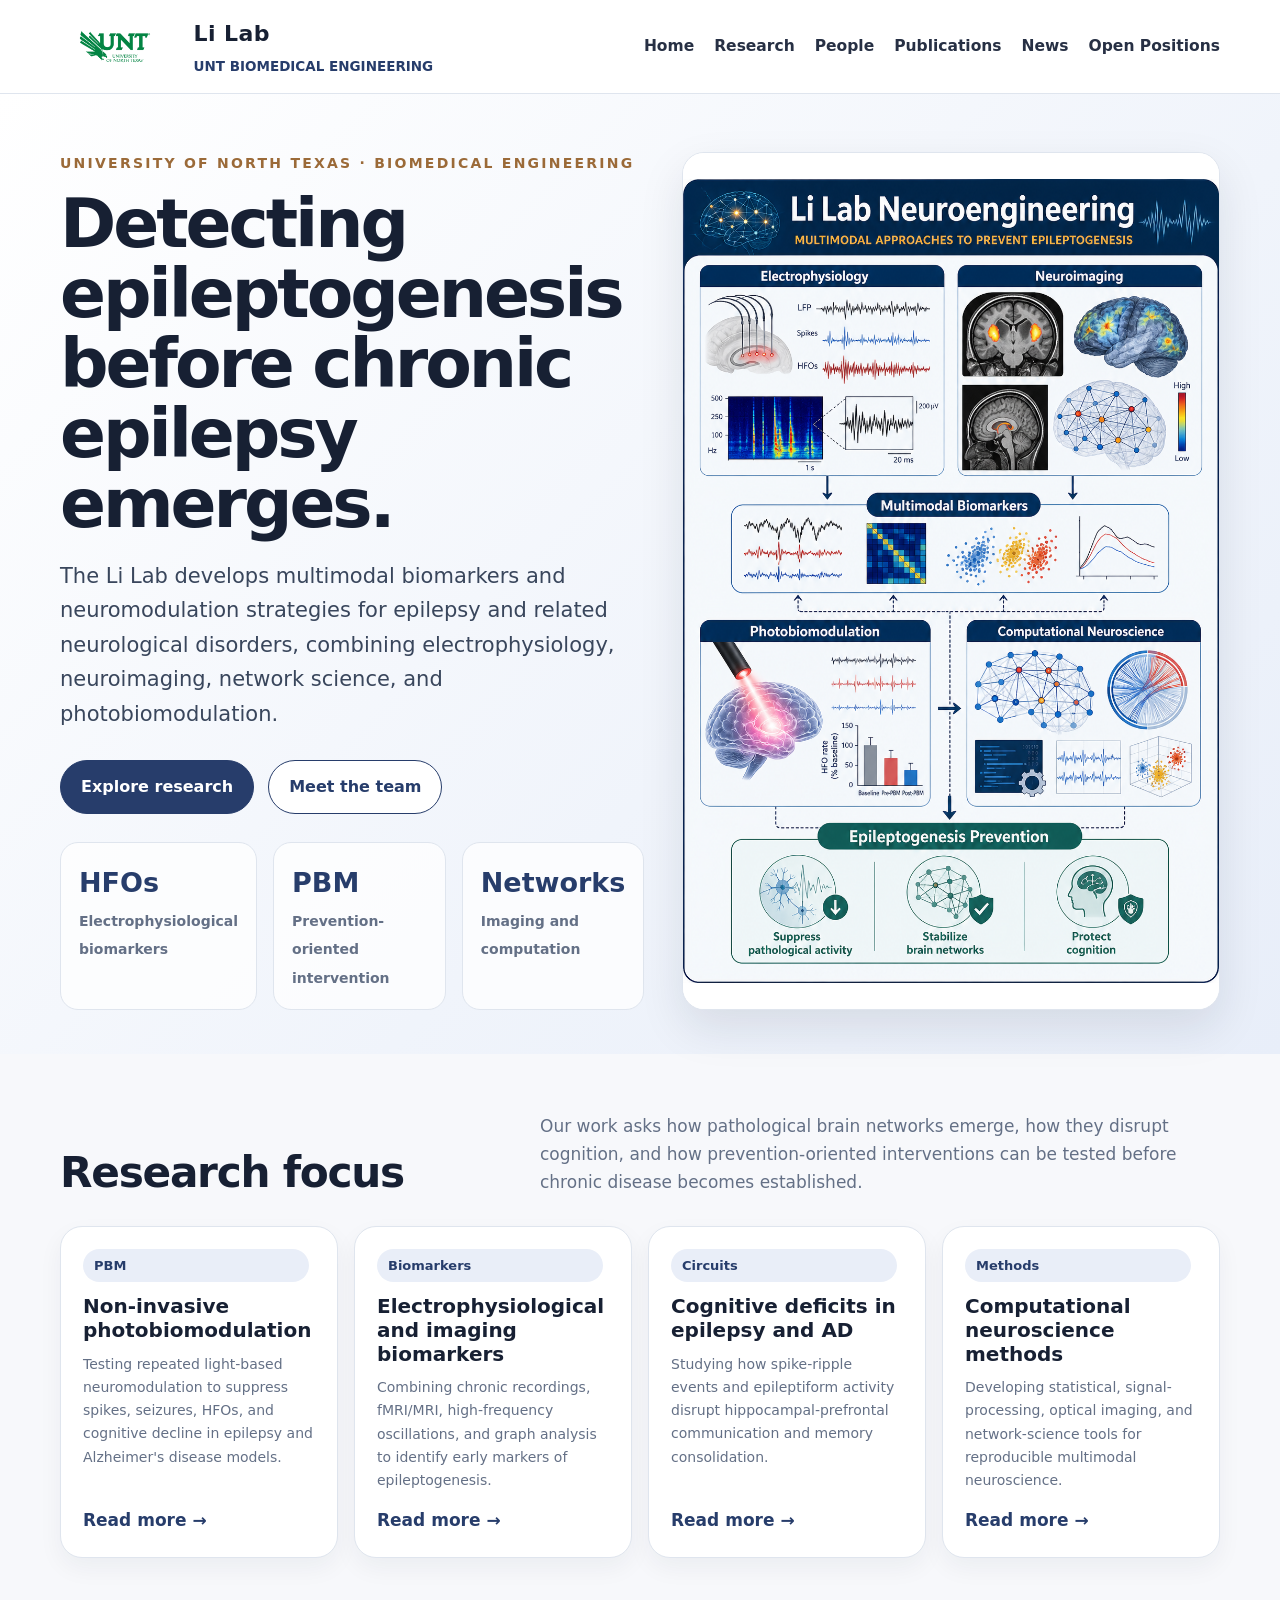
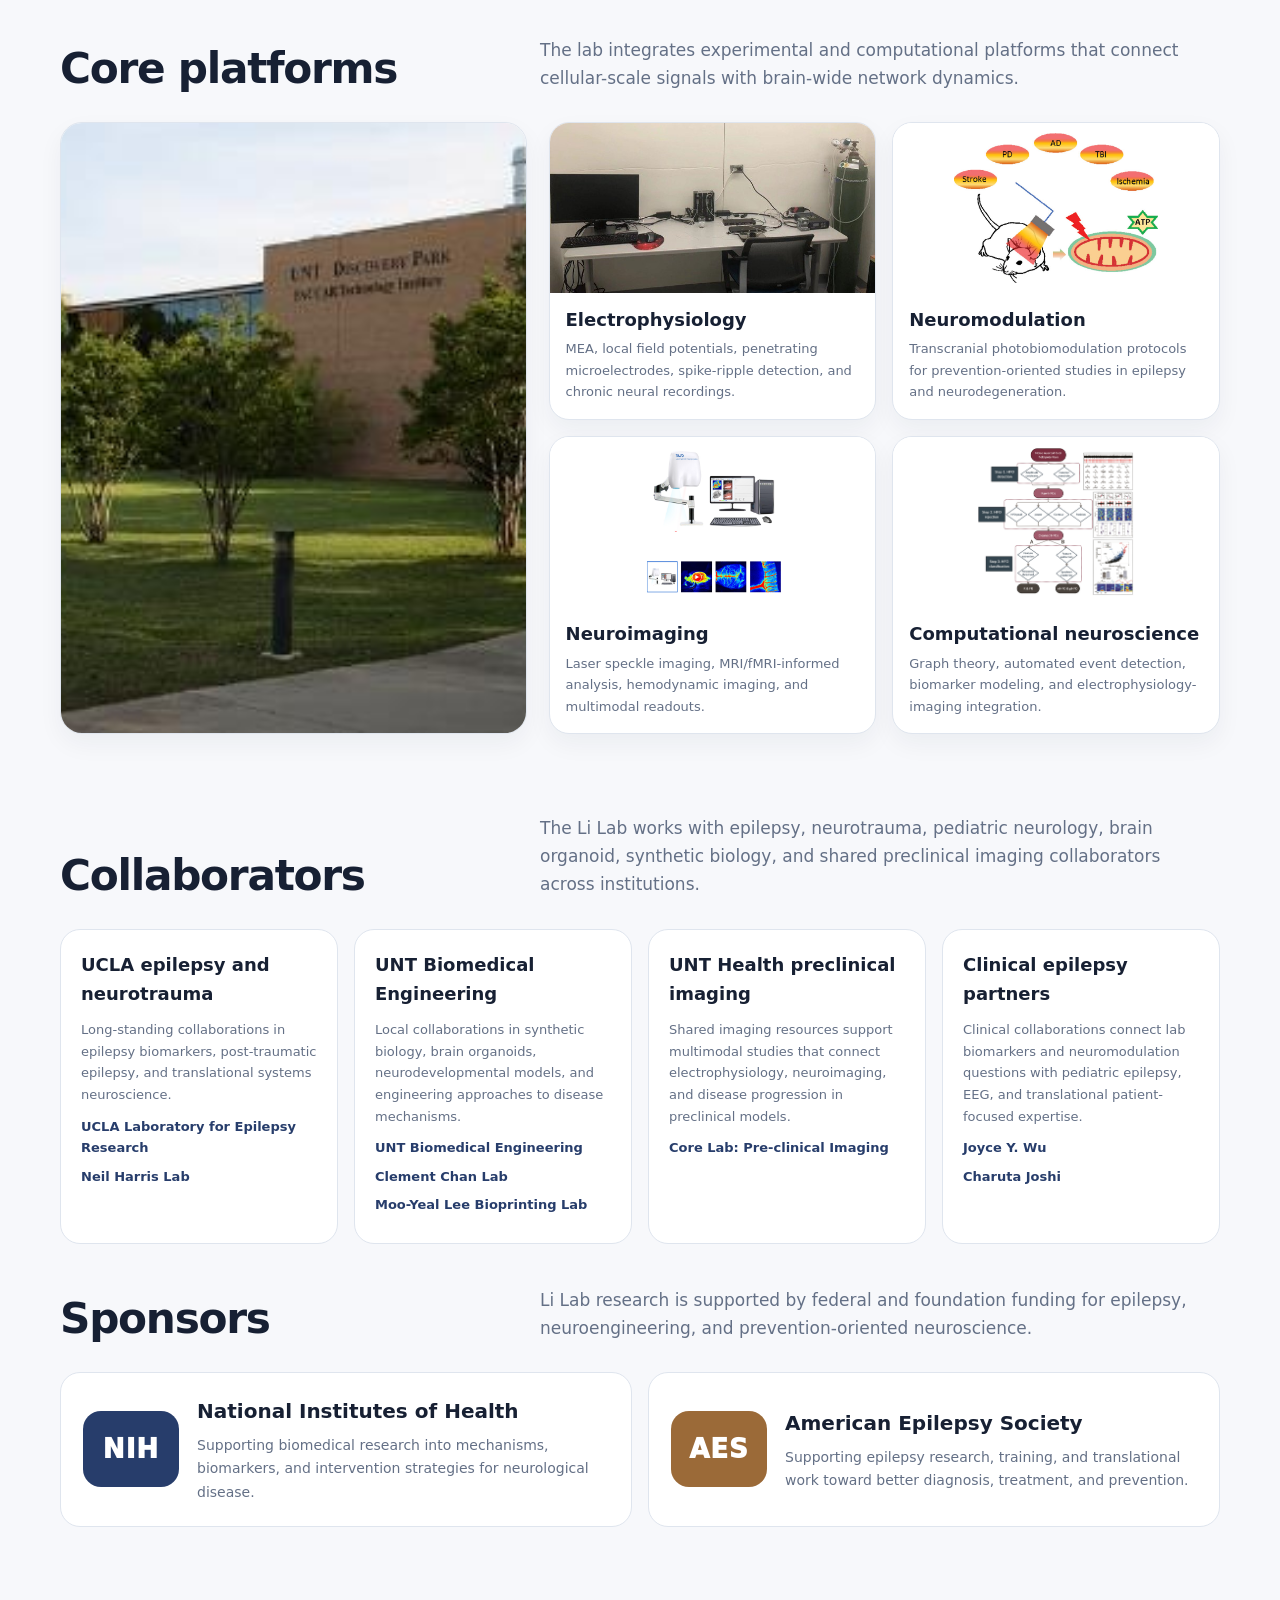
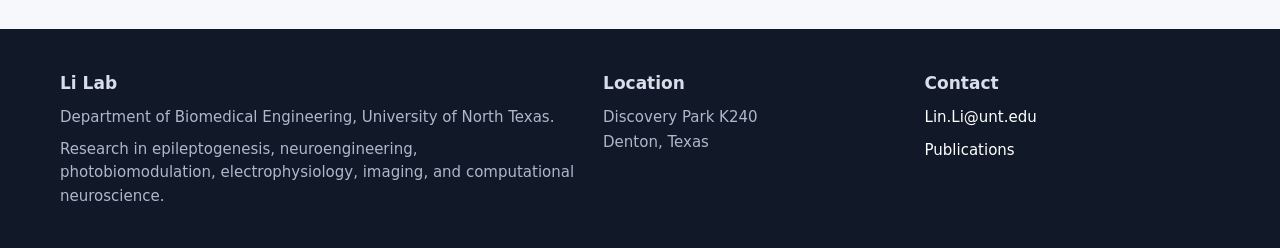
<file: index.html>
<!doctype html>
<html lang="en">
<head>
  <meta charset="utf-8"><meta name="viewport" content="width=device-width, initial-scale=1">
  <title>Home | Li Lab</title>
  <meta name="description" content="Li Lab at the University of North Texas develops neuroengineering approaches for epileptogenesis biomarkers, photobiomodulation, neuroimaging, electrophysiology, and computational neuroscience.">
  <link rel="canonical" href="https://li-neuroengineering-lab.github.io/">
  <script type="application/ld+json">
  {
    "@context": "https://schema.org",
    "@graph": [
      {
        "@type": "WebSite",
        "@id": "https://li-neuroengineering-lab.github.io/#website",
        "url": "https://li-neuroengineering-lab.github.io/",
        "name": "Li Neuroengineering Lab",
        "alternateName": "Li Lab at the University of North Texas",
        "inLanguage": "en"
      },
      {
        "@type": "ResearchOrganization",
        "@id": "https://li-neuroengineering-lab.github.io/#organization",
        "name": "Li Neuroengineering Lab",
        "alternateName": "Li Lab",
        "url": "https://li-neuroengineering-lab.github.io/",
        "email": "Lin.Li@unt.edu",
        "parentOrganization": {
          "@type": "CollegeOrUniversity",
          "name": "University of North Texas",
          "url": "https://www.unt.edu/"
        },
        "address": {
          "@type": "PostalAddress",
          "streetAddress": "3940 N. Elm Street, Discovery Park K240F",
          "addressLocality": "Denton",
          "addressRegion": "TX",
          "postalCode": "76207",
          "addressCountry": "US"
        },
        "member": {
          "@type": "Person",
          "name": "Lin Li",
          "honorificPrefix": "Dr.",
          "jobTitle": "Associate Professor",
          "affiliation": {
            "@type": "CollegeOrUniversity",
            "name": "University of North Texas"
          }
        },
        "sameAs": [
          "https://engineering.unt.edu/people/lin-li.html",
          "https://scholar.google.com/citations?user=UkpTndkAAAAJ&hl=en"
        ]
      }
    ]
  }
  </script>
  <link rel="stylesheet" href="assets/css/styles.css">
  <style>
    .hero{padding:58px 0 44px}
    .hero-grid{grid-template-columns:1fr .92fr;align-items:stretch}
    .hero-card.overview-card{display:flex;min-height:720px;background:white}
    .hero-card.overview-card img{width:100%;height:100%;min-height:720px;object-fit:contain;background:white;padding:0}
    .home-section{padding:58px 0}
    .focus-grid{display:grid;grid-template-columns:repeat(4,1fr);gap:16px}
    .focus-card{background:white;border:1px solid var(--line);border-radius:var(--radius);padding:22px;box-shadow:0 10px 24px rgba(23,32,51,.05);display:flex;flex-direction:column;min-height:245px}
    .focus-card h3{margin:6px 0 10px;font-size:20px;line-height:1.18}
    .focus-card p{color:var(--muted);margin:0 0 14px;font-size:14px}
    .focus-card a{margin-top:auto;font-weight:900}
    .platform-layout{display:grid;grid-template-columns:.82fr 1.18fr;gap:22px;align-items:stretch}
    .platform-campus{background:white;border:1px solid var(--line);border-radius:22px;overflow:hidden;box-shadow:0 10px 24px rgba(23,32,51,.05);min-height:520px}
    .platform-campus img{width:100%;height:100%;object-fit:cover;display:block}
    .platform-campus div{padding:18px 20px}
    .platform-campus h3{font-size:20px;margin:0 0 8px}
    .platform-campus p{font-size:14px;color:var(--muted);margin:0}
    .platform-grid{display:grid;grid-template-columns:repeat(2,1fr);gap:16px}
    .platform{background:white;border:1px solid var(--line);border-radius:20px;overflow:hidden;box-shadow:0 10px 24px rgba(23,32,51,.05)}
    .platform img{width:100%;height:170px;object-fit:cover;display:block;background:white}
    .platform img.contain{object-fit:contain;padding:10px}
    .platform div{padding:16px}
    .platform h3{font-size:18px;line-height:1.2;margin:0 0 8px}
    .platform p{font-size:13px;color:var(--muted);margin:0}
    .collab-grid{display:grid;grid-template-columns:repeat(4,1fr);gap:16px}
    .collab{background:white;border:1px solid var(--line);border-radius:20px;padding:20px}
    .collab h3{margin:0 0 10px;font-size:18px}
    .collab p{margin:0 0 10px;color:var(--muted);font-size:13px}
    .collab a{display:block;font-weight:800;font-size:13px;margin:7px 0}
    .sponsor-grid{display:grid;grid-template-columns:repeat(2,1fr);gap:16px;margin-top:18px}
    .sponsor{background:white;border:1px solid var(--line);border-radius:20px;padding:22px;display:grid;grid-template-columns:96px 1fr;gap:18px;align-items:center}
    .sponsor-mark{height:76px;border-radius:18px;display:flex;align-items:center;justify-content:center;font-weight:950;font-size:26px;letter-spacing:.04em;color:white;background:var(--brand)}
    .sponsor-mark.aes{background:var(--accent)}
    .sponsor h3{margin:0 0 6px;font-size:20px}
    .sponsor p{margin:0;color:var(--muted);font-size:14px}
    @media (max-width:1020px){.hero-grid{grid-template-columns:1fr}.hero-card.overview-card{min-height:auto}.hero-card.overview-card img{min-height:520px}.platform-layout{grid-template-columns:1fr}.platform-campus{min-height:320px}.focus-grid,.platform-grid,.collab-grid{grid-template-columns:repeat(2,1fr)}}
    @media (max-width:560px){.focus-grid,.platform-grid,.collab-grid,.sponsor-grid{grid-template-columns:1fr}.sponsor{grid-template-columns:1fr}.hero-card{display:none}}
  </style>
</head>
<body>
<header class="topbar">
  <div class="container nav">
    <a class="brand" href="index.html"><img src="assets/img/unt-logo.png" alt="University of North Texas"><span>Li Lab<small>Epileptogenesis · Neuroengineering · PBM</small></span></a>
    <button class="menu-toggle" aria-label="Open menu">☰</button>
    <nav class="links">
      <a href="index.html">Home</a><a href="research.html">Research</a><a href="people.html">People</a><a href="publications.html">Publications</a><a href="news.html">News</a><a href="contact.html">Open Positions</a>
    </nav>
  </div>
</header>

<main>
<section class="hero">
  <div class="container hero-grid">
    <div>
      <div class="eyebrow">University of North Texas · Biomedical Engineering</div>
      <h1>Detecting epileptogenesis before chronic epilepsy emerges.</h1>
      <p class="lead">The Li Lab develops multimodal biomarkers and neuromodulation strategies for epilepsy and related neurological disorders, combining electrophysiology, neuroimaging, network science, and photobiomodulation.</p>
      <div class="cta-row"><a class="btn primary" href="research.html">Explore research</a><a class="btn secondary" href="people.html">Meet the team</a></div>
      <div class="stats"><div class="stat"><b>HFOs</b><span>Electrophysiological biomarkers</span></div><div class="stat"><b>PBM</b><span>Prevention-oriented intervention</span></div><div class="stat"><b>Networks</b><span>Imaging and computation</span></div></div>
    </div>
    <div class="hero-card overview-card"><img src="assets/img/li-lab-research-overview-portrait.png" alt="Li Lab research overview integrating electrophysiology, neuroimaging, photobiomodulation, computational neuroscience, multimodal biomarkers, and epileptogenesis prevention"></div>
  </div>
</section>

<section class="home-section">
  <div class="container section-title"><h2>Research focus</h2><p>Our work asks how pathological brain networks emerge, how they disrupt cognition, and how prevention-oriented interventions can be tested before chronic disease becomes established.</p></div>
  <div class="container focus-grid">
    <article class="focus-card"><span class="tag">PBM</span><h3>Non-invasive photobiomodulation</h3><p>Testing repeated light-based neuromodulation to suppress spikes, seizures, HFOs, and cognitive decline in epilepsy and Alzheimer's disease models.</p><a href="research.html#pbm">Read more →</a></article>
    <article class="focus-card"><span class="tag">Biomarkers</span><h3>Electrophysiological and imaging biomarkers</h3><p>Combining chronic recordings, fMRI/MRI, high-frequency oscillations, and graph analysis to identify early markers of epileptogenesis.</p><a href="research.html#biomarkers">Read more →</a></article>
    <article class="focus-card"><span class="tag">Circuits</span><h3>Cognitive deficits in epilepsy and AD</h3><p>Studying how spike-ripple events and epileptiform activity disrupt hippocampal-prefrontal communication and memory consolidation.</p><a href="research.html#cognition">Read more →</a></article>
    <article class="focus-card"><span class="tag">Methods</span><h3>Computational neuroscience methods</h3><p>Developing statistical, signal-processing, optical imaging, and network-science tools for reproducible multimodal neuroscience.</p><a href="research.html#methods">Read more →</a></article>
  </div>
</section>

<section class="home-section" style="padding-top:20px">
  <div class="container section-title"><h2>Core platforms</h2><p>The lab integrates experimental and computational platforms that connect cellular-scale signals with brain-wide network dynamics.</p></div>
  <div class="container platform-layout">
    <article class="platform-campus"><img src="assets/img/lab-computer-1.jpg" alt="UNT Discovery Park campus and Biomedical Engineering environment"><div><h3>UNT Discovery Park</h3><p>Li Lab is based in UNT Biomedical Engineering at Discovery Park, where experimental neuroscience, engineering design, and computational analysis are integrated in a shared research environment.</p></div></article>
    <div class="platform-grid">
      <article class="platform"><img src="assets/img/mea-system.jpg" alt="Multi-electrode array electrophysiology system"><div><h3>Electrophysiology</h3><p>MEA, local field potentials, penetrating microelectrodes, spike-ripple detection, and chronic neural recordings.</p></div></article>
      <article class="platform"><img class="contain" src="assets/img/neuromodulation-pbm-model.png" alt="Photobiomodulation neuromodulation model"><div><h3>Neuromodulation</h3><p>Transcranial photobiomodulation protocols for prevention-oriented studies in epilepsy and neurodegeneration.</p></div></article>
      <article class="platform"><img class="contain" src="assets/img/laser-speckle-system.png" alt="Laser speckle neuroimaging system"><div><h3>Neuroimaging</h3><p>Laser speckle imaging, MRI/fMRI-informed analysis, hemodynamic imaging, and multimodal readouts.</p></div></article>
      <article class="platform"><img class="contain" src="assets/img/phfo-network.png" alt="Computational brain network analysis"><div><h3>Computational neuroscience</h3><p>Graph theory, automated event detection, biomarker modeling, and electrophysiology-imaging integration.</p></div></article>
    </div>
  </div>
</section>

<section class="home-section" style="padding-top:22px">
  <div class="container section-title"><h2>Collaborators</h2><p>The Li Lab works with epilepsy, neurotrauma, pediatric neurology, brain organoid, synthetic biology, and shared preclinical imaging collaborators across institutions.</p></div>
  <div class="container collab-grid">
    <article class="collab"><h3>UCLA epilepsy and neurotrauma</h3><p>Long-standing collaborations in epilepsy biomarkers, post-traumatic epilepsy, and translational systems neuroscience.</p><a href="https://labs.dgsom.ucla.edu/nerl/pages/">UCLA Laboratory for Epilepsy Research</a><a href="https://neilharrislab.dgsom.ucla.edu/">Neil Harris Lab</a></article>
    <article class="collab"><h3>UNT Biomedical Engineering</h3><p>Local collaborations in synthetic biology, brain organoids, neurodevelopmental models, and engineering approaches to disease mechanisms.</p><a href="https://engineering.unt.edu/bme/">UNT Biomedical Engineering</a><a href="https://www.clementchanlab.org/">Clement Chan Lab</a><a href="https://engineering.unt.edu/bme/research/labs/bioprinting/">Moo-Yeal Lee Bioprinting Lab</a></article>
    <article class="collab"><h3>UNT Health preclinical imaging</h3><p>Shared imaging resources support multimodal studies that connect electrophysiology, neuroimaging, and disease progression in preclinical models.</p><a href="https://experts.unthsc.edu/en/equipments/core-lab-pre-clinical-imaging/">Core Lab: Pre-clinical Imaging</a></article>
    <article class="collab"><h3>Clinical epilepsy partners</h3><p>Clinical collaborations connect lab biomarkers and neuromodulation questions with pediatric epilepsy, EEG, and translational patient-focused expertise.</p><a href="https://www.feinberg.northwestern.edu/faculty-profiles/az/profile.html?xid=49253">Joyce Y. Wu</a><a href="https://utswmed.org/doctors/charuta-joshi/">Charuta Joshi</a></article>
  </div>
  <div class="container section-title" style="margin-top:42px"><h2>Sponsors</h2><p>Li Lab research is supported by federal and foundation funding for epilepsy, neuroengineering, and prevention-oriented neuroscience.</p></div>
  <div class="container sponsor-grid">
    <article class="sponsor"><div class="sponsor-mark">NIH</div><div><h3>National Institutes of Health</h3><p>Supporting biomedical research into mechanisms, biomarkers, and intervention strategies for neurological disease.</p></div></article>
    <article class="sponsor"><div class="sponsor-mark aes">AES</div><div><h3>American Epilepsy Society</h3><p>Supporting epilepsy research, training, and translational work toward better diagnosis, treatment, and prevention.</p></div></article>
  </div>
</section>
</main>

<footer class="footer">
  <div class="container footer-grid">
    <div><b>Li Lab</b><p>Department of Biomedical Engineering, University of North Texas.</p><p class="small">Research in epileptogenesis, neuroengineering, photobiomodulation, electrophysiology, imaging, and computational neuroscience.</p></div>
    <div><b>Location</b><p>Discovery Park K240<br>Denton, Texas</p></div>
    <div><b>Contact</b><p><a href="mailto:Lin.Li@unt.edu">Lin.Li@unt.edu</a></p><p><a href="publications.html">Publications</a></p></div>
  </div>
</footer>
<script src="assets/js/main.js"></script>
</body></html>
</file>
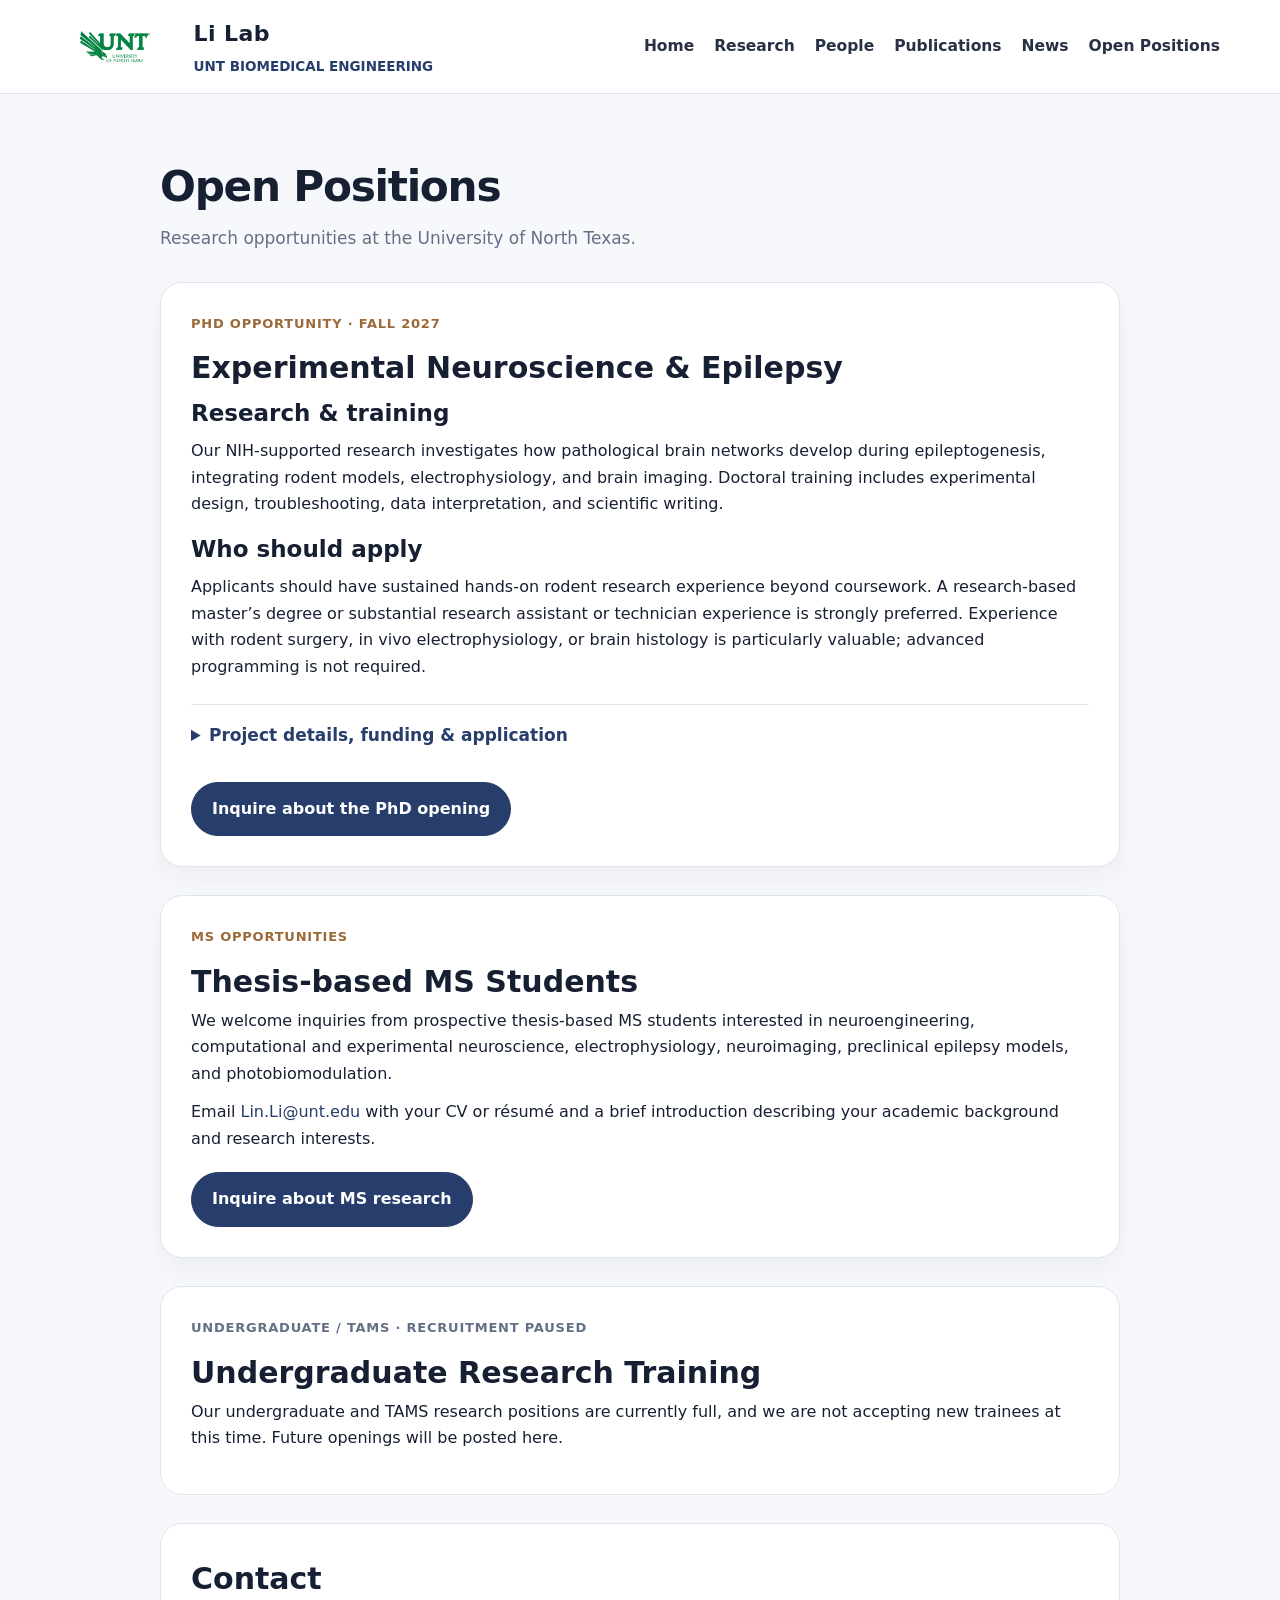
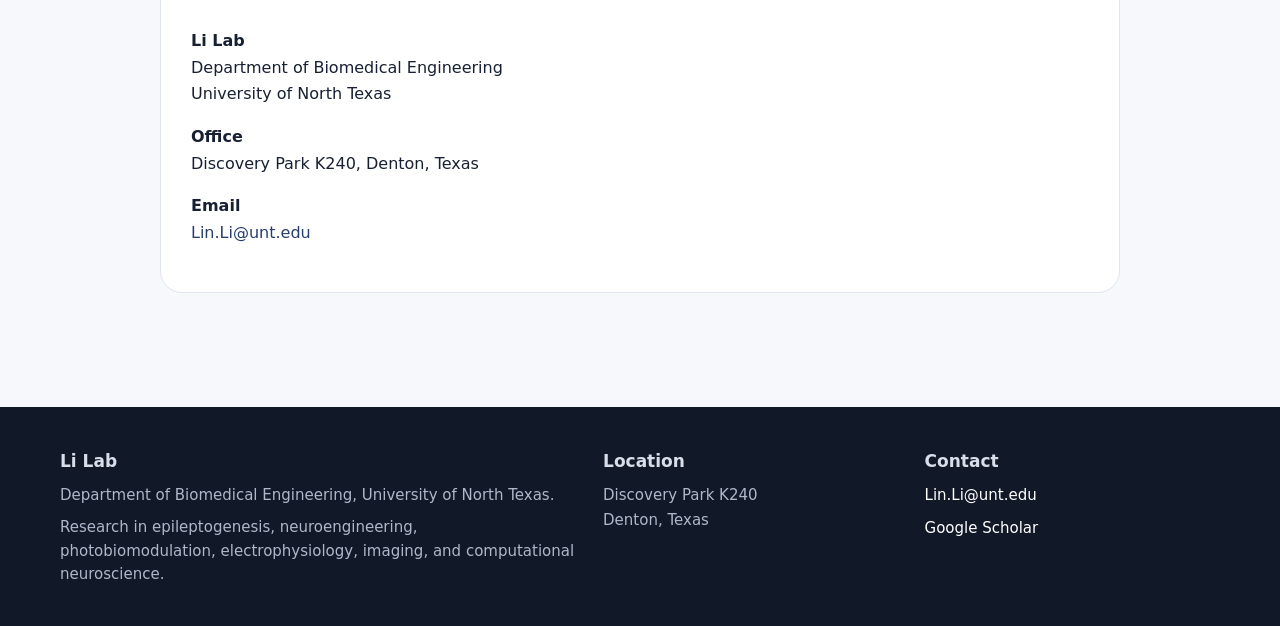
<file: contact.html>
<!doctype html>
<html lang="en">
<head>
  <meta charset="utf-8"><meta name="viewport" content="width=device-width, initial-scale=1">
  <title>Open Positions | Li Lab</title>
  <meta name="description" content="Contact the Li Lab at the University of North Texas and learn about opportunities for PhD, thesis-based MS, undergraduate, and TAMS researchers.">
  <link rel="canonical" href="https://li-neuroengineering-lab.github.io/contact.html">
  <link rel="stylesheet" href="assets/css/styles.css">
</head>
<body>
<header class="topbar">
  <div class="container nav">
    <a class="brand" href="index.html"><img src="assets/img/unt-logo.png" alt="University of North Texas"><span>Li Lab<small>Epileptogenesis · Neuroengineering · PBM</small></span></a>
    <button class="menu-toggle" aria-label="Open menu">☰</button>
    <nav class="links">
      <a href="index.html">Home</a><a href="research.html">Research</a><a href="people.html">People</a><a href="publications.html">Publications</a><a href="news.html">News</a><a href="contact.html">Open Positions</a>
    </nav>
  </div>
</header>

<main class="section"><div class="container recruitment-container">
  <div class="section-title"><h2>Open Positions</h2><p>Research opportunities at the University of North Texas.</p></div>
  <div class="recruitment-grid">
    <section class="panel recruitment-card" id="phd-opportunity" aria-labelledby="phd-heading">
      <div class="recruitment-label">PhD opportunity · Fall 2027</div>
      <h2 id="phd-heading">Experimental Neuroscience &amp; Epilepsy</h2>
      <h3>Research &amp; training</h3>
      <p>Our NIH-supported research investigates how pathological brain networks develop during epileptogenesis, integrating rodent models, electrophysiology, and brain imaging. Doctoral training includes experimental design, troubleshooting, data interpretation, and scientific writing.</p>
      <h3>Who should apply</h3>
      <p>Applicants should have sustained hands-on rodent research experience beyond coursework. A research-based master’s degree or substantial research assistant or technician experience is strongly preferred. Experience with rodent surgery, in vivo electrophysiology, or brain histology is particularly valuable; advanced programming is not required.</p>
      <details class="recruitment-details"><summary>Project details, funding &amp; application</summary>
        <h3>Experimental work</h3>
        <ul class="list"><li>Electrode fabrication, stereotaxic surgery, and chronic electrode implantation in rodents.</li><li>Longitudinal EEG/LFP acquisition, recording quality checks, and behavioral testing.</li><li>Perfusion, brain tissue collection, sectioning, staining, and histology or immunohistochemistry.</li></ul>
        <p>Students receive close mentorship from Dr. Li and experienced lab members. Careful records, reproducible procedures, and responsible animal care are central to the work.</p>
        <h3>Background &amp; funding</h3>
        <p>Relevant backgrounds include neuroscience, biology, physiology, pharmacology, biomedical engineering, and related fields. Applicants are not expected to have every listed skill. We value reliability, initiative, attention to detail, clear communication, and the ability to learn from experimental setbacks.</p>
        <p>Research assistantship support is available through NIH-funded projects. Stipend, tuition, benefits, and support and renewal conditions will be specified in the formal offer. Research is based at UNT in Denton, within the Dallas–Fort Worth metropolitan area.</p>
        <h3>How to apply</h3>
        <p>Email Dr. Lin Li with your CV and a brief statement of research interests and experimental experience. Describe the procedures you personally performed, approximate animal or sample numbers, duration of experience, level of independence, and one example of troubleshooting. You may include relevant publications or other research outputs, indicating your contribution.</p>
        <p>Inquiries are reviewed on a rolling basis. Applicants are encouraged to complete the formal UNT application by <b>January 15, 2027</b> for consideration across funding opportunities. Admission requires meeting the BME PhD program criteria, including applicable testing requirements. Qualified applicants of all backgrounds are welcome.</p>
      </details>
      <div class="cta-row"><a class="btn primary" href="mailto:Lin.Li@unt.edu?subject=Fall%202027%20PhD%20inquiry">Inquire about the PhD opening</a></div>
    </section>
    <section class="panel recruitment-card" id="ms-opportunity" aria-labelledby="ms-heading">
      <div class="recruitment-label">MS opportunities</div>
      <h2 id="ms-heading">Thesis-based MS Students</h2>
      <p>We welcome inquiries from prospective thesis-based MS students interested in neuroengineering, computational and experimental neuroscience, electrophysiology, neuroimaging, preclinical epilepsy models, and photobiomodulation.</p>
      <p>Email <a href="mailto:Lin.Li@unt.edu">Lin.Li@unt.edu</a> with your CV or résumé and a brief introduction describing your academic background and research interests.</p>
      <div class="cta-row"><a class="btn primary" href="mailto:Lin.Li@unt.edu?subject=Thesis-based%20MS%20inquiry">Inquire about MS research</a></div>
    </section>
    <section class="panel recruitment-card recruitment-paused" id="undergraduate-opportunity" aria-labelledby="undergraduate-heading">
      <div class="recruitment-label">Undergraduate / TAMS · Recruitment paused</div>
      <h2 id="undergraduate-heading">Undergraduate Research Training</h2>
      <p>Our undergraduate and TAMS research positions are currently full, and we are not accepting new trainees at this time. Future openings will be posted here.</p>
    </section>
    <section class="panel" id="contact" aria-labelledby="contact-heading">
      <h2 id="contact-heading">Contact</h2><p><b>Li Lab</b><br>Department of Biomedical Engineering<br>University of North Texas</p><p><b>Office</b><br>Discovery Park K240, Denton, Texas</p><p><b>Email</b><br><a href="mailto:Lin.Li@unt.edu">Lin.Li@unt.edu</a></p>
    </section>
  </div>
</div></main>

<footer class="footer">
  <div class="container footer-grid">
    <div><b>Li Lab</b><p>Department of Biomedical Engineering, University of North Texas.</p><p class="small">Research in epileptogenesis, neuroengineering, photobiomodulation, electrophysiology, imaging, and computational neuroscience.</p></div>
    <div><b>Location</b><p>Discovery Park K240<br>Denton, Texas</p></div>
    <div><b>Contact</b><p><a href="mailto:Lin.Li@unt.edu">Lin.Li@unt.edu</a></p><p><a href="https://scholar.google.com/citations?user=UkpTndkAAAAJ&hl=en">Google Scholar</a></p></div>
  </div>
</footer>
<script src="assets/js/main.js"></script>
</body></html>
</file>
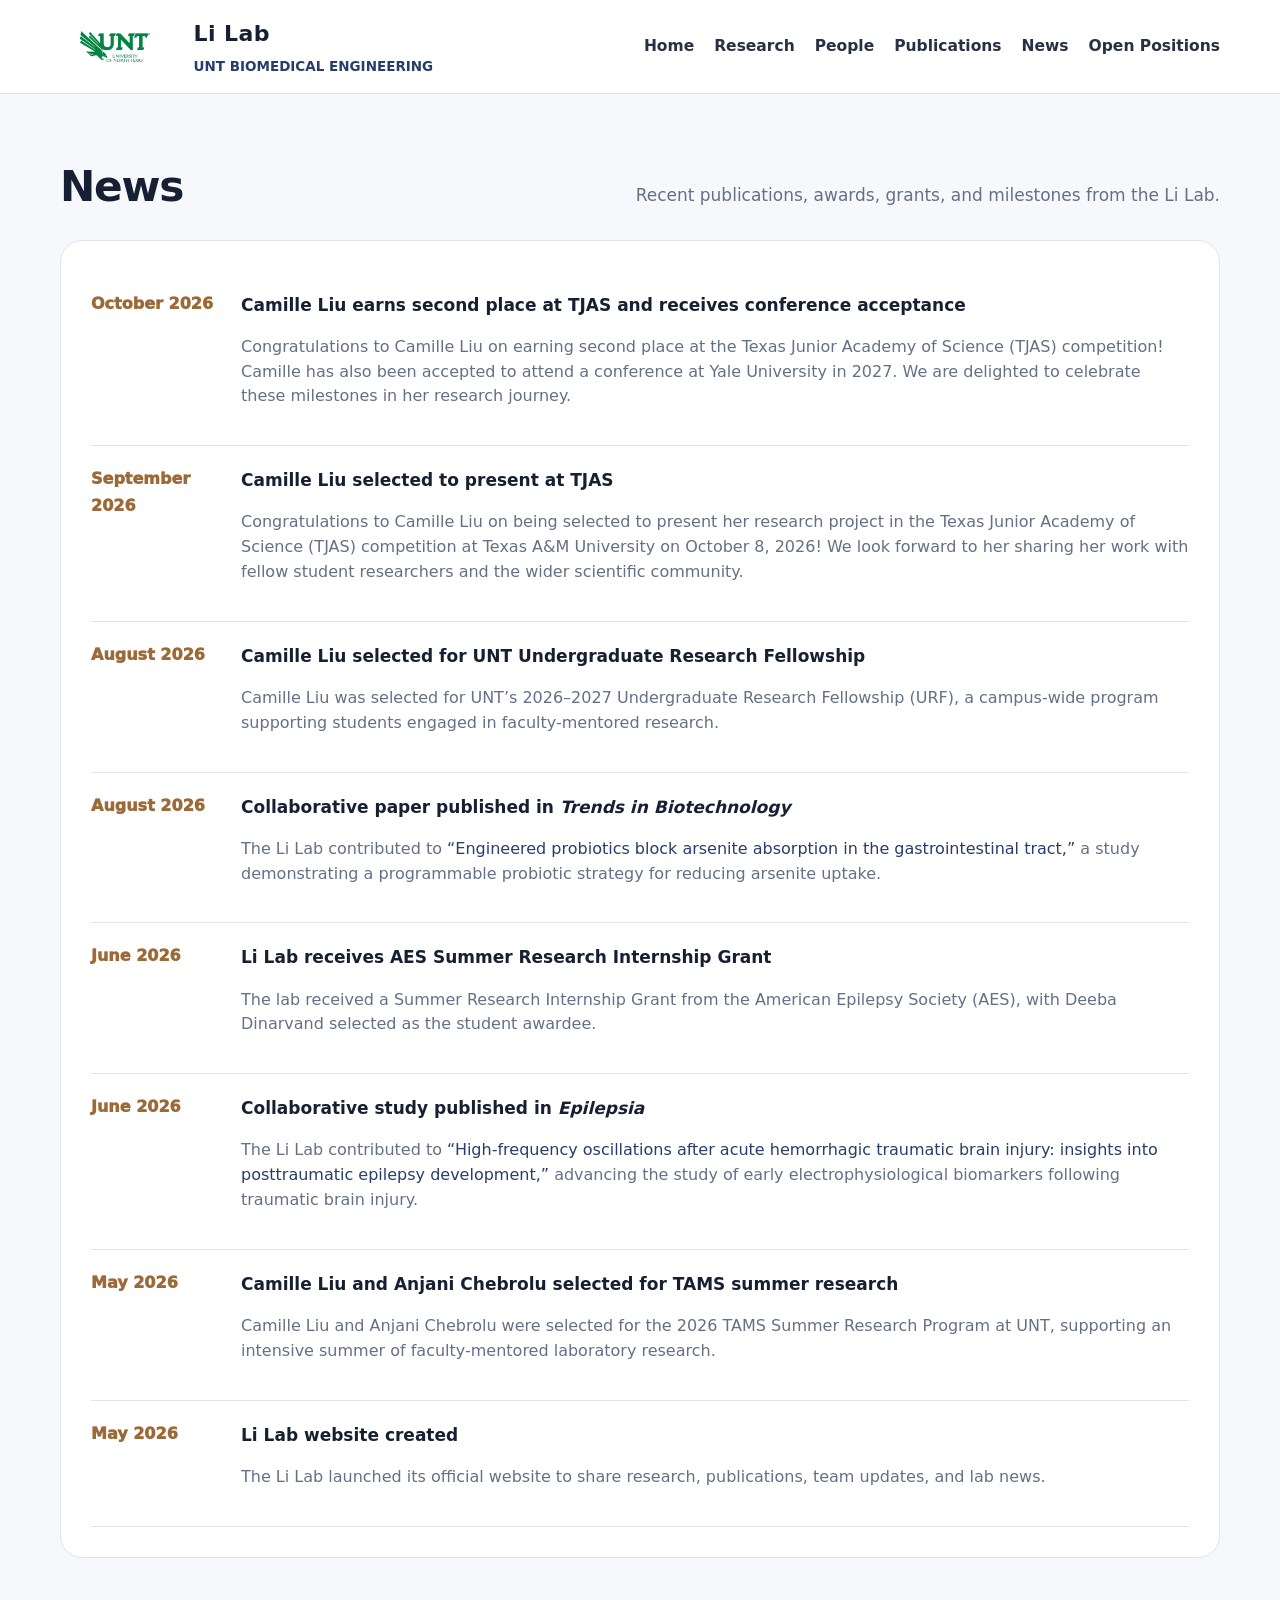
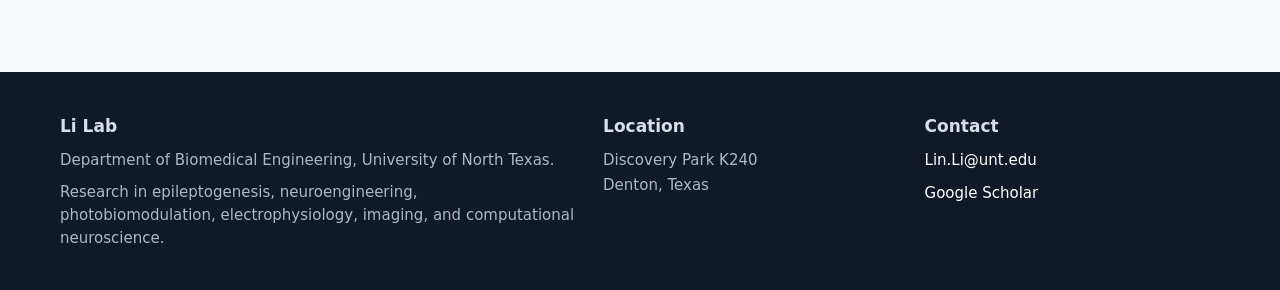
<file: news.html>
<!doctype html>
<html lang="en">
<head>
  <meta charset="utf-8"><meta name="viewport" content="width=device-width, initial-scale=1">
  <title>News | Li Lab</title>
  <meta name="description" content="Li Lab at the University of North Texas studies biomarkers and prevention strategies for epileptogenesis using electrophysiology, neuroimaging, network science, and photobiomodulation.">
  <link rel="canonical" href="https://li-neuroengineering-lab.github.io/news.html">
  <link rel="stylesheet" href="assets/css/styles.css">
</head>
<body>
<header class="topbar">
  <div class="container nav">
    <a class="brand" href="index.html"><img src="assets/img/unt-logo.png" alt="University of North Texas"><span>Li Lab<small>Epileptogenesis · Neuroengineering · PBM</small></span></a>
    <button class="menu-toggle" aria-label="Open menu">☰</button>
    <nav class="links">
      <a href="index.html">Home</a><a href="research.html">Research</a><a href="people.html">People</a><a href="publications.html">Publications</a><a href="news.html">News</a><a href="contact.html">Open Positions</a>
    </nav>
  </div>
</header>

<main class="section"><div class="container">
  <div class="section-title"><h2>News</h2><p>Recent publications, awards, grants, and milestones from the Li Lab.</p></div>
  <section class="panel">
    <div class="news-item"><div class="date">October 2026</div><div><b>Camille Liu earns second place at TJAS and receives conference acceptance</b><p class="small">Congratulations to Camille Liu on earning second place at the Texas Junior Academy of Science (TJAS) competition! Camille has also been accepted to attend a conference at Yale University in 2027. We are delighted to celebrate these milestones in her research journey.</p></div></div>
    <div class="news-item"><div class="date">September 2026</div><div><b>Camille Liu selected to present at TJAS</b><p class="small">Congratulations to Camille Liu on being selected to present her research project in the Texas Junior Academy of Science (TJAS) competition at Texas A&amp;M University on October 8, 2026! We look forward to her sharing her work with fellow student researchers and the wider scientific community.</p></div></div>
    <div class="news-item"><div class="date">August 2026</div><div><b>Camille Liu selected for UNT Undergraduate Research Fellowship</b><p class="small">Camille Liu was selected for UNT’s 2026–2027 Undergraduate Research Fellowship (URF), a campus-wide program supporting students engaged in faculty-mentored research.</p></div></div>
    <div class="news-item"><div class="date">August 2026</div><div><b>Collaborative paper published in <i>Trends in Biotechnology</i></b><p class="small">The Li Lab contributed to <a href="https://doi.org/10.1016/j.tibtech.2026.07.017">“Engineered probiotics block arsenite absorption in the gastrointestinal tract,”</a> a study demonstrating a programmable probiotic strategy for reducing arsenite uptake.</p></div></div>
    <div class="news-item"><div class="date">June 2026</div><div><b>Li Lab receives AES Summer Research Internship Grant</b><p class="small">The lab received a Summer Research Internship Grant from the American Epilepsy Society (AES), with Deeba Dinarvand selected as the student awardee.</p></div></div>
    <div class="news-item"><div class="date">June 2026</div><div><b>Collaborative study published in <i>Epilepsia</i></b><p class="small">The Li Lab contributed to <a href="https://doi.org/10.1002/epi.70235">“High-frequency oscillations after acute hemorrhagic traumatic brain injury: insights into posttraumatic epilepsy development,”</a> advancing the study of early electrophysiological biomarkers following traumatic brain injury.</p></div></div>
    <div class="news-item"><div class="date">May 2026</div><div><b>Camille Liu and Anjani Chebrolu selected for TAMS summer research</b><p class="small">Camille Liu and Anjani Chebrolu were selected for the 2026 TAMS Summer Research Program at UNT, supporting an intensive summer of faculty-mentored laboratory research.</p></div></div>
    <div class="news-item"><div class="date">May 2026</div><div><b>Li Lab website created</b><p class="small">The Li Lab launched its official website to share research, publications, team updates, and lab news.</p></div></div>
  </section>
</div></main>

<footer class="footer">
  <div class="container footer-grid">
    <div><b>Li Lab</b><p>Department of Biomedical Engineering, University of North Texas.</p><p class="small">Research in epileptogenesis, neuroengineering, photobiomodulation, electrophysiology, imaging, and computational neuroscience.</p></div>
    <div><b>Location</b><p>Discovery Park K240<br>Denton, Texas</p></div>
    <div><b>Contact</b><p><a href="mailto:Lin.Li@unt.edu">Lin.Li@unt.edu</a></p><p><a href="https://scholar.google.com/citations?user=UkpTndkAAAAJ&hl=en">Google Scholar</a></p></div>
  </div>
</footer>
<script src="assets/js/main.js"></script>
</body></html>
</file>
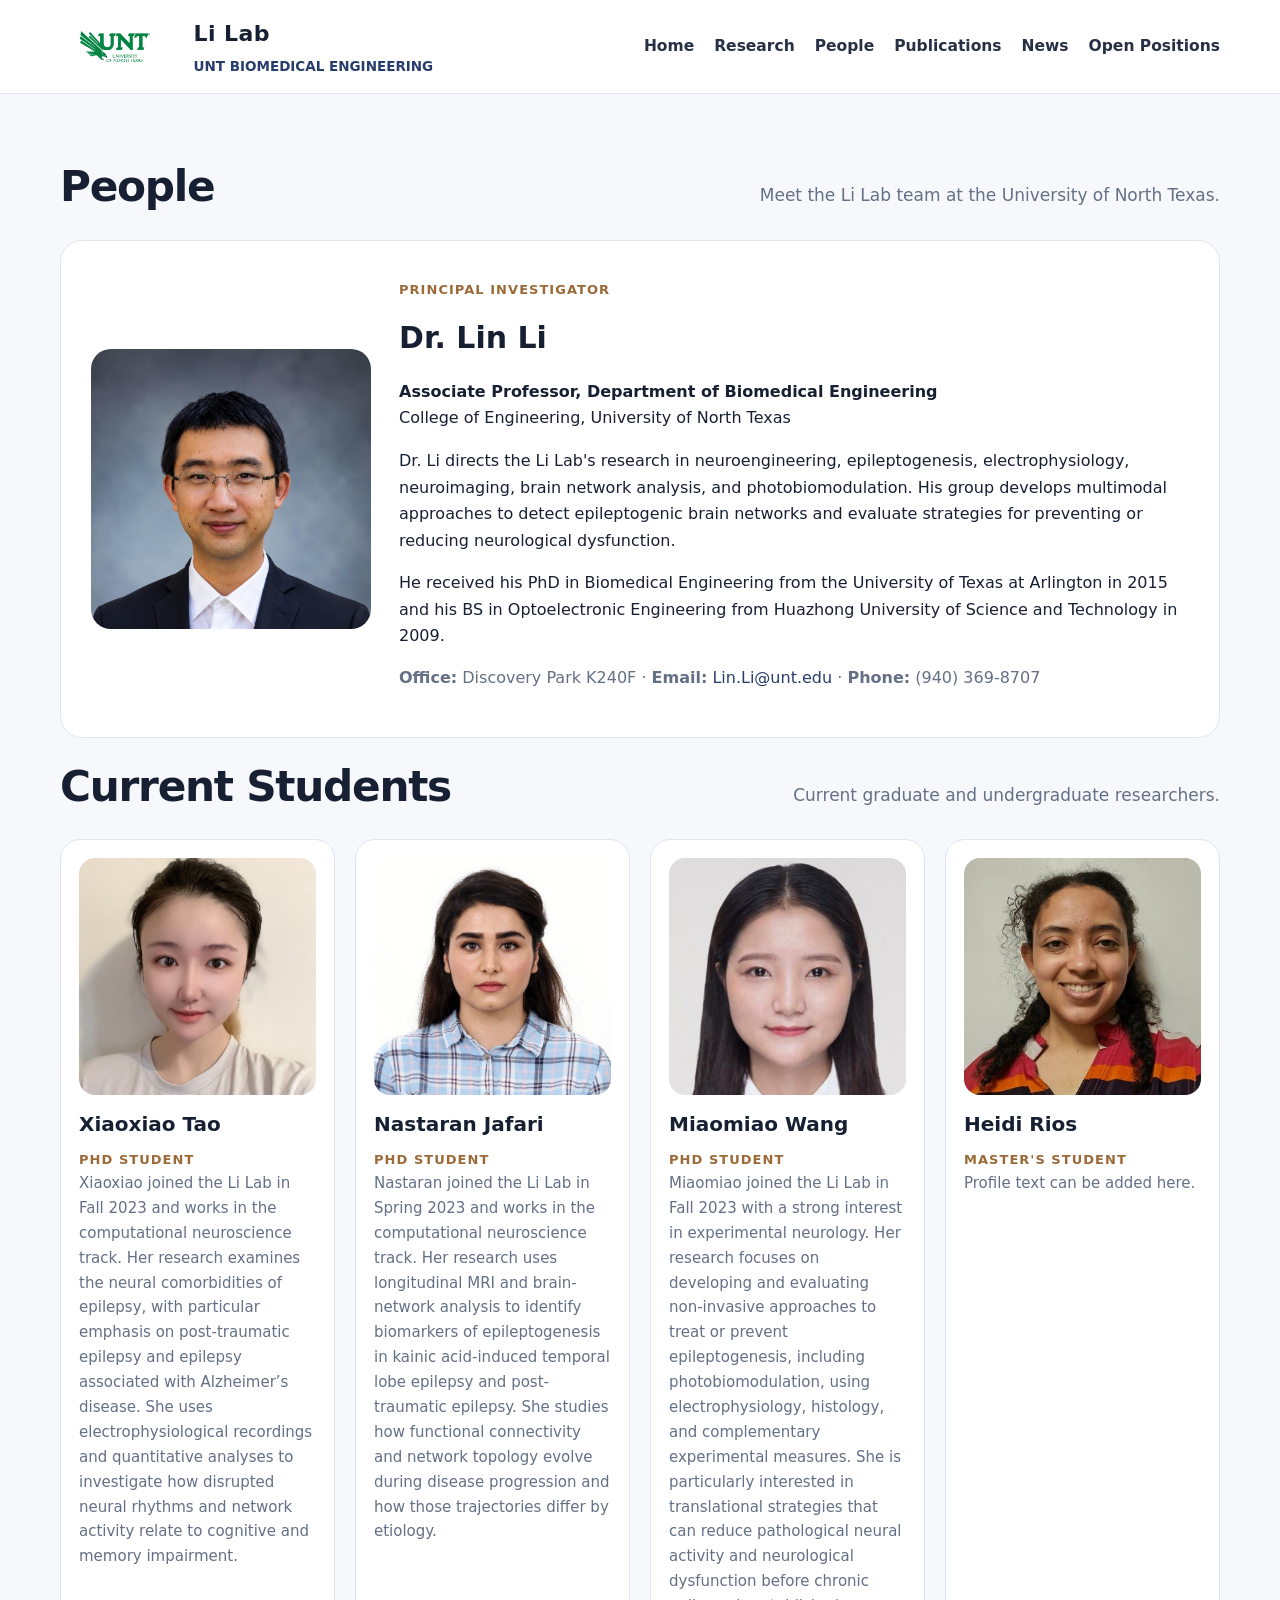
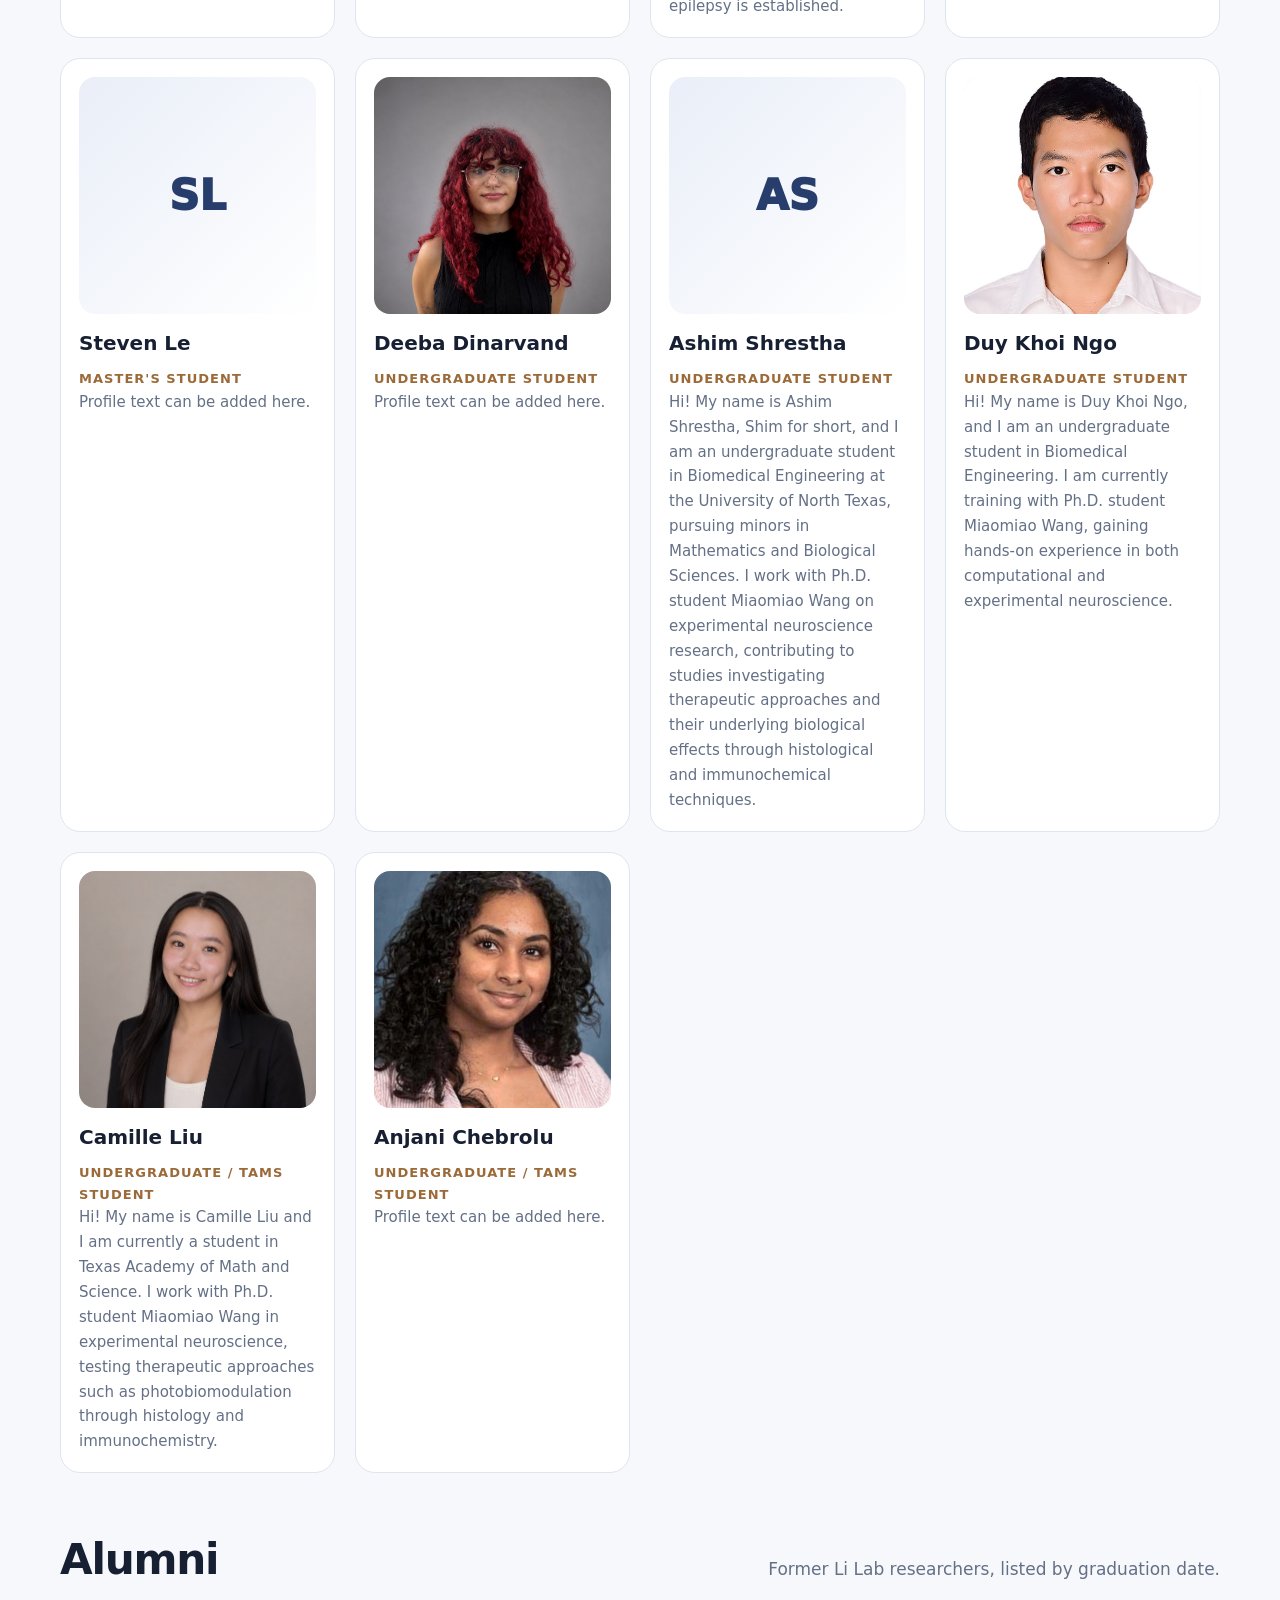
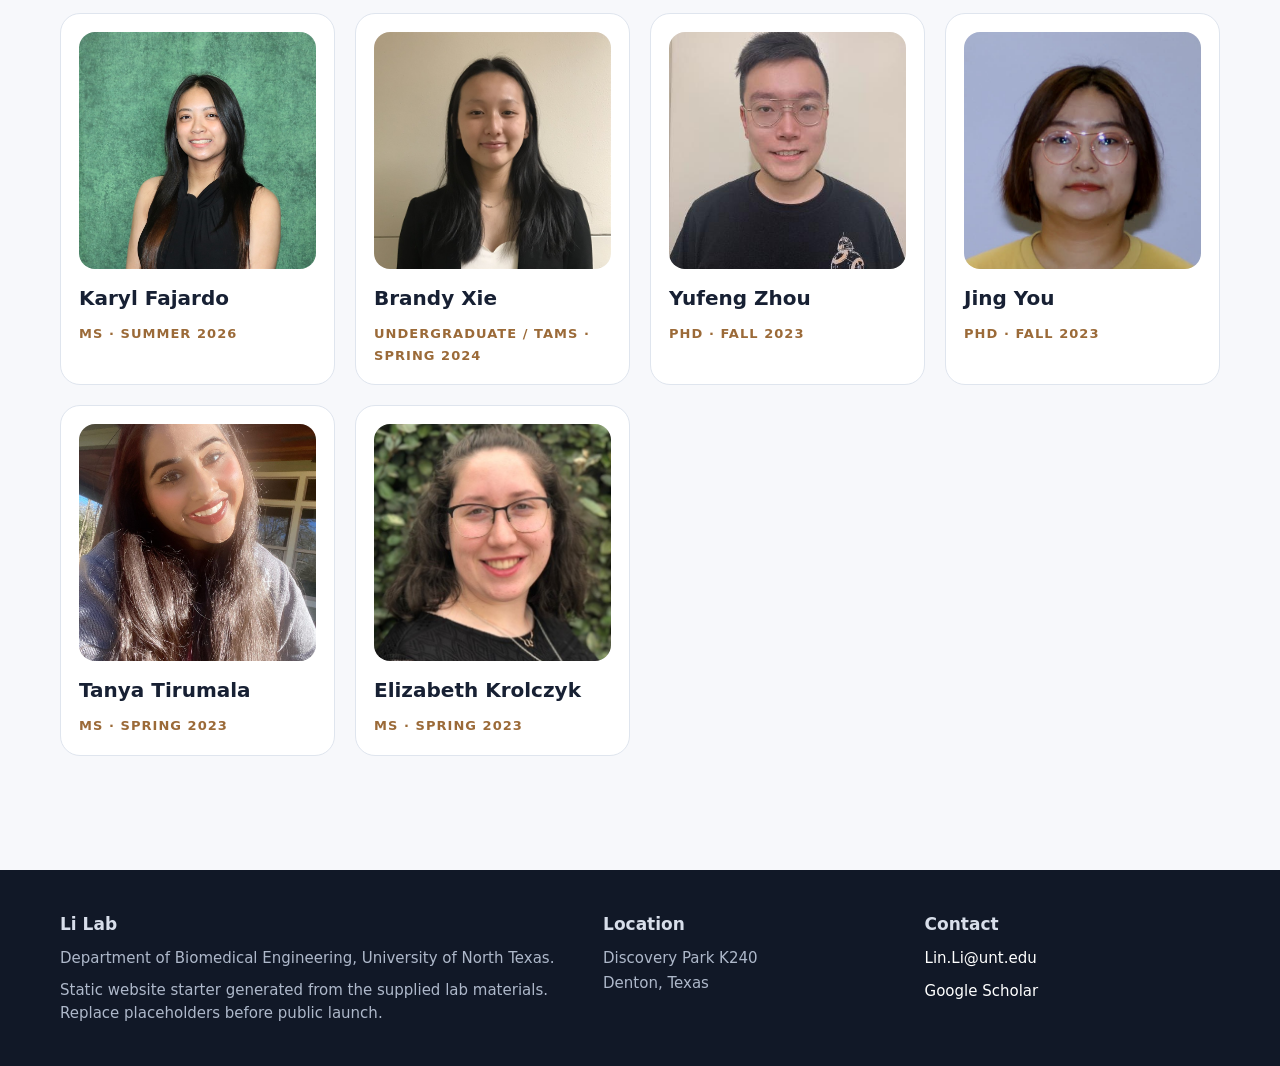
<file: people.html>
<!doctype html>
<html lang="en">
<head>
  <meta charset="utf-8"><meta name="viewport" content="width=device-width, initial-scale=1">
  <title>People | Li Lab</title>
  <meta name="description" content="People in the Li Lab at the University of North Texas, including the principal investigator, current graduate and undergraduate researchers, and alumni.">
  <link rel="canonical" href="https://li-neuroengineering-lab.github.io/people.html">
  <link rel="stylesheet" href="assets/css/styles.css">
</head>
<body>
<header class="topbar">
  <div class="container nav">
    <a class="brand" href="index.html"><img src="assets/img/unt-logo.png" alt="University of North Texas"><span>Li Lab<small>Epileptogenesis · Neuroengineering · PBM</small></span></a>
    <button class="menu-toggle" aria-label="Open menu">☰</button>
    <nav class="links">
      <a href="index.html">Home</a><a href="research.html">Research</a><a href="people.html">People</a><a href="publications.html">Publications</a><a href="news.html">News</a><a href="contact.html">Open Positions</a>
    </nav>
  </div>
</header>

<main class="section"><div class="container">
  <div class="section-title"><h2>People</h2><p>Meet the Li Lab team at the University of North Texas.</p></div>

  <section class="panel" style="margin-bottom:26px">
    <div class="split pi-profile">
      <div class="person" style="padding:0;border:none;background:transparent">
        <img src="assets/img/lin-li.jpg" alt="Dr. Lin Li" style="border-radius:20px">
      </div>
      <div>
        <p class="role">Principal Investigator</p>
        <h2 style="margin:4px 0 8px">Dr. Lin Li</h2>
        <p><b>Associate Professor, Department of Biomedical Engineering</b><br>College of Engineering, University of North Texas</p>
        <p>Dr. Li directs the Li Lab's research in neuroengineering, epileptogenesis, electrophysiology, neuroimaging, brain network analysis, and photobiomodulation. His group develops multimodal approaches to detect epileptogenic brain networks and evaluate strategies for preventing or reducing neurological dysfunction.</p>
        <p>He received his PhD in Biomedical Engineering from the University of Texas at Arlington in 2015 and his BS in Optoelectronic Engineering from Huazhong University of Science and Technology in 2009.</p>
        <p class="small"><b>Office:</b> Discovery Park K240F · <b>Email:</b> <a href="mailto:Lin.Li@unt.edu">Lin.Li@unt.edu</a> · <b>Phone:</b> (940) 369-8707</p>
      </div>
    </div>
  </section>

  <div class="section-title"><h2>Current Students</h2><p>Current graduate and undergraduate researchers.</p></div>
  <div class="people-grid">
    <article class="person"><img src="assets/img/xiaoxiao-tao.jpg" alt="Xiaoxiao Tao"><h3>Xiaoxiao Tao</h3><p class="role">PhD student</p><p>Xiaoxiao joined the Li Lab in Fall 2023 and works in the computational neuroscience track. Her research examines the neural comorbidities of epilepsy, with particular emphasis on post-traumatic epilepsy and epilepsy associated with Alzheimer’s disease. She uses electrophysiological recordings and quantitative analyses to investigate how disrupted neural rhythms and network activity relate to cognitive and memory impairment.</p></article>
    <article class="person"><img src="assets/img/nastaran-jafari.jpg" alt="Nastaran Jafari"><h3>Nastaran Jafari</h3><p class="role">PhD student</p><p>Nastaran joined the Li Lab in Spring 2023 and works in the computational neuroscience track. Her research uses longitudinal MRI and brain-network analysis to identify biomarkers of epileptogenesis in kainic acid-induced temporal lobe epilepsy and post-traumatic epilepsy. She studies how functional connectivity and network topology evolve during disease progression and how those trajectories differ by etiology.</p></article>
    <article class="person"><img src="assets/img/miaomiao-wang.jpg" alt="Miaomiao Wang"><h3>Miaomiao Wang</h3><p class="role">PhD student</p><p>Miaomiao joined the Li Lab in Fall 2023 with a strong interest in experimental neurology. Her research focuses on developing and evaluating non-invasive approaches to treat or prevent epileptogenesis, including photobiomodulation, using electrophysiology, histology, and complementary experimental measures. She is particularly interested in translational strategies that can reduce pathological neural activity and neurological dysfunction before chronic epilepsy is established.</p></article>
    <article class="person"><img src="assets/img/heidi-rios.jpg" alt="Heidi Rios"><h3>Heidi Rios</h3><p class="role">Master's student</p><p>Profile text can be added here.</p></article>
    <article class="person"><div class="avatar">SL</div><h3>Steven Le</h3><p class="role">Master's student</p><p>Profile text can be added here.</p></article>
    <article class="person"><img src="assets/img/deeba-dinarvand.jpeg" alt="Deeba Dinarvand"><h3>Deeba Dinarvand</h3><p class="role">Undergraduate student</p><p>Profile text can be added here.</p></article>
    <article class="person"><div class="avatar" role="img" aria-label="Ashim Shrestha — photo coming soon">AS</div><h3>Ashim Shrestha</h3><p class="role">Undergraduate student</p><p>Hi! My name is Ashim Shrestha, Shim for short, and I am an undergraduate student in Biomedical Engineering at the University of North Texas, pursuing minors in Mathematics and Biological Sciences. I work with Ph.D. student Miaomiao Wang on experimental neuroscience research, contributing to studies investigating therapeutic approaches and their underlying biological effects through histological and immunochemical techniques.</p></article>
    <article class="person"><img src="assets/img/duy-khoi-ngo.jpg" alt="Duy Khoi Ngo" style="object-position:center 30%"><h3>Duy Khoi Ngo</h3><p class="role">Undergraduate student</p><p>Hi! My name is Duy Khoi Ngo, and I am an undergraduate student in Biomedical Engineering. I am currently training with Ph.D. student Miaomiao Wang, gaining hands-on experience in both computational and experimental neuroscience.</p></article>
    <article class="person"><img src="assets/img/camille-liu.jpg" alt="Camille Liu"><h3>Camille Liu</h3><p class="role">Undergraduate / TAMS student</p><p>Hi! My name is Camille Liu and I am currently a student in Texas Academy of Math and Science. I work with Ph.D. student Miaomiao Wang in experimental neuroscience, testing therapeutic approaches such as photobiomodulation through histology and immunochemistry.</p></article>
    <article class="person"><img src="assets/img/anjani-chebrolu.jpg" alt="Anjani Chebrolu"><h3>Anjani Chebrolu</h3><p class="role">Undergraduate / TAMS student</p><p>Profile text can be added here.</p></article>
  </div>

  <div class="section-title alumni-title"><h2>Alumni</h2><p>Former Li Lab researchers, listed by graduation date.</p></div>
  <div class="people-grid">
    <article class="person"><img src="assets/img/karyl-fajardo.jpg" alt="Karyl Fajardo"><h3>Karyl Fajardo</h3><p class="role">MS · Summer 2026</p></article>
    <article class="person"><img src="assets/img/brandy-xie.jpg" alt="Brandy Xie"><h3>Brandy Xie</h3><p class="role">Undergraduate / TAMS · Spring 2024</p></article>
    <article class="person"><img src="assets/img/yufeng-zhou.jpg" alt="Yufeng Zhou"><h3>Yufeng Zhou</h3><p class="role">PhD · Fall 2023</p></article>
    <article class="person"><img src="assets/img/jing-you.jpg" alt="Jing You"><h3>Jing You</h3><p class="role">PhD · Fall 2023</p></article>
    <article class="person"><img src="assets/img/tanya-tirumala.jpg" alt="Tanya Tirumala"><h3>Tanya Tirumala</h3><p class="role">MS · Spring 2023</p></article>
    <article class="person"><img src="assets/img/elizabeth-krolczyk.jpg" alt="Elizabeth Krolczyk"><h3>Elizabeth Krolczyk</h3><p class="role">MS · Spring 2023</p></article>
  </div>
</div></main>

<footer class="footer">
  <div class="container footer-grid">
    <div><b>Li Lab</b><p>Department of Biomedical Engineering, University of North Texas.</p><p class="small">Static website starter generated from the supplied lab materials. Replace placeholders before public launch.</p></div>
    <div><b>Location</b><p>Discovery Park K240<br>Denton, Texas</p></div>
    <div><b>Contact</b><p><a href="mailto:Lin.Li@unt.edu">Lin.Li@unt.edu</a></p><p><a href="https://scholar.google.com/citations?user=UkpTndkAAAAJ&hl=en">Google Scholar</a></p></div>
  </div>
</footer>
<script src="assets/js/main.js"></script>
</body></html>
</file>
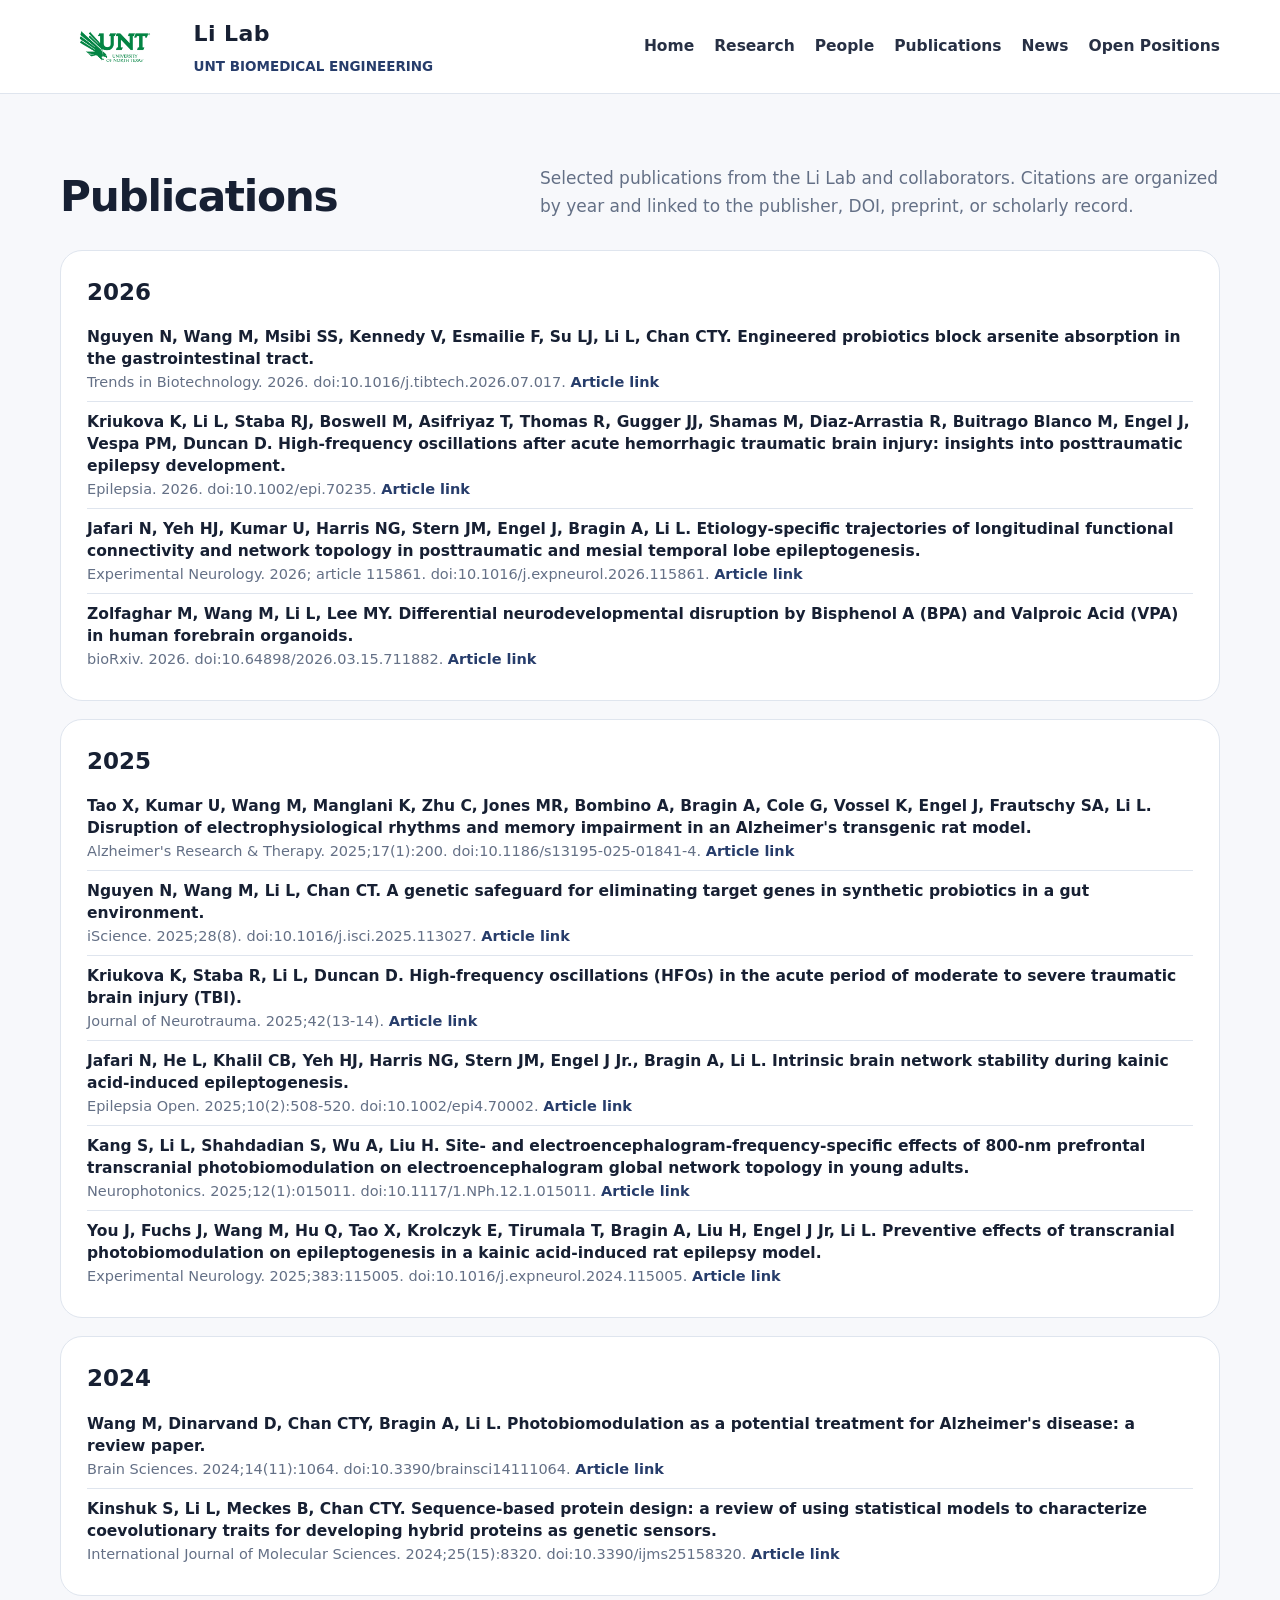
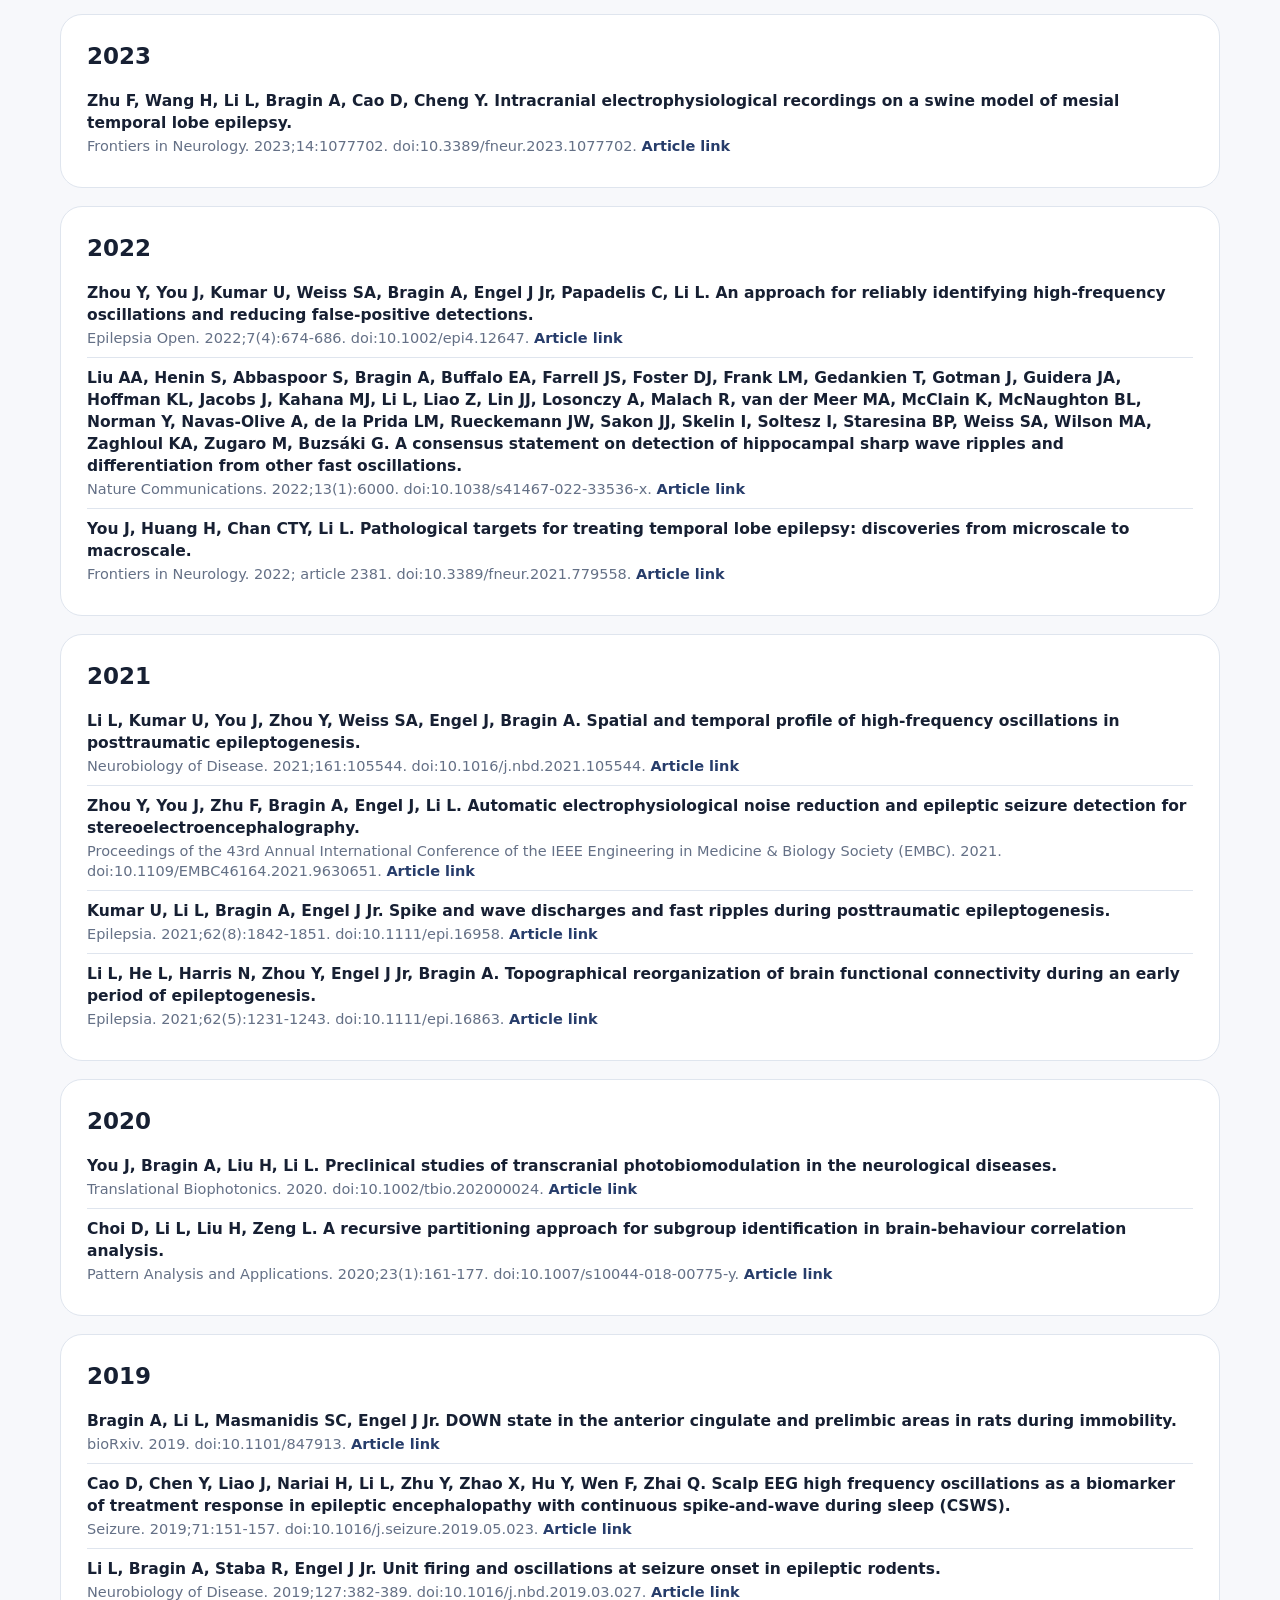
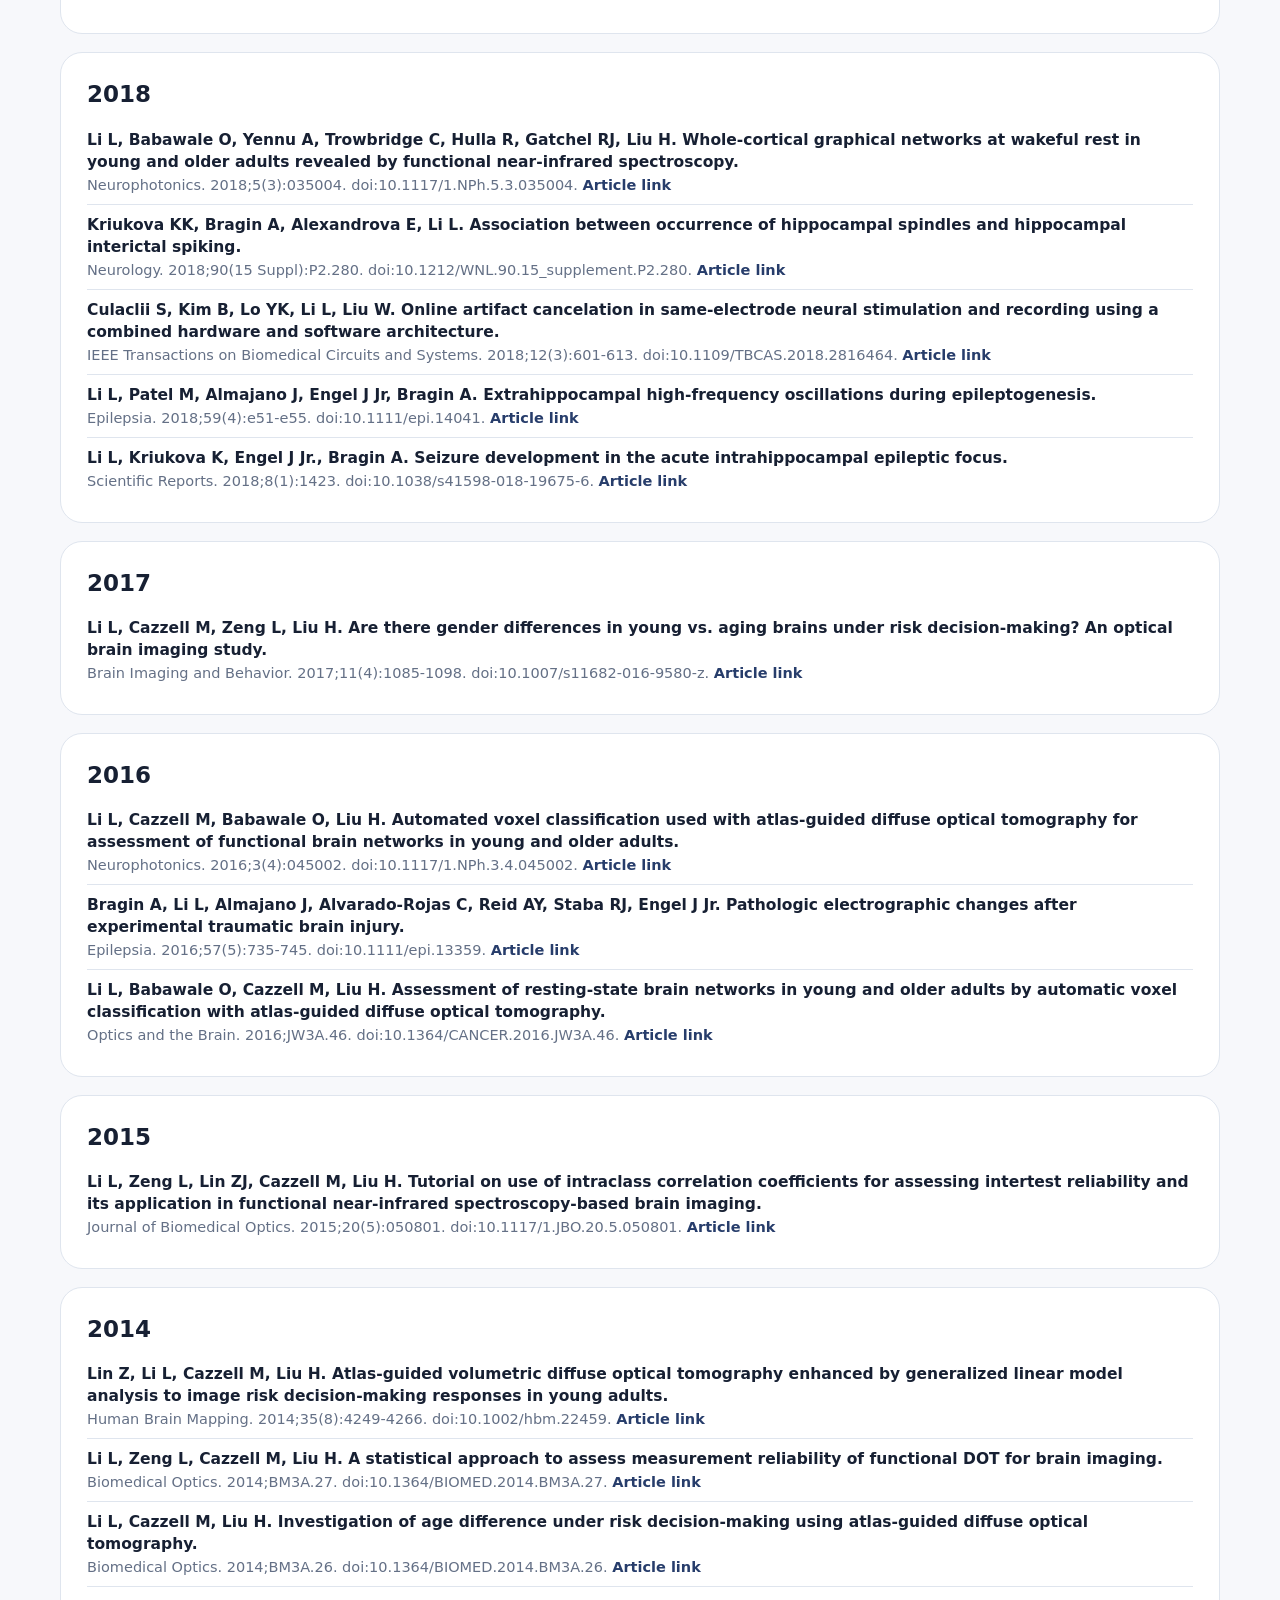
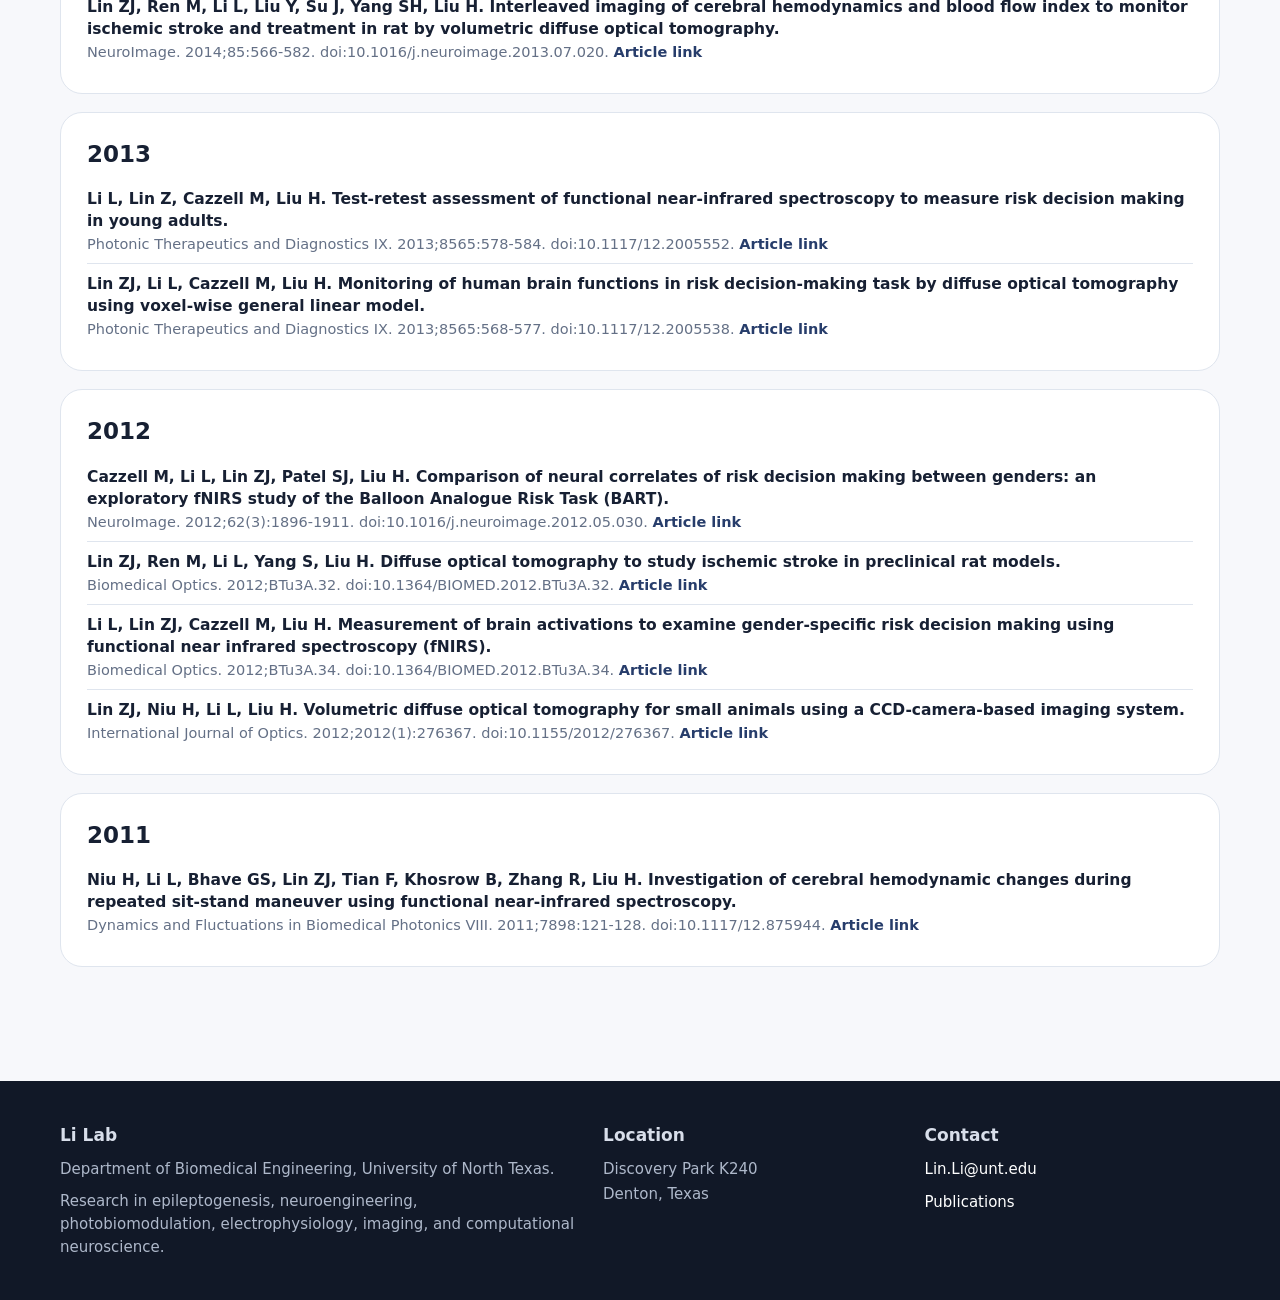
<file: publications.html>
﻿<!doctype html>
<html lang="en">
<head>
  <meta charset="utf-8"><meta name="viewport" content="width=device-width, initial-scale=1">
  <title>Publications | Li Lab</title>
  <meta name="description" content="Publications from the Li Lab at the University of North Texas, focused on epileptogenesis, neuroengineering, electrophysiology, neuroimaging, network science, and photobiomodulation.">
  <link rel="canonical" href="https://li-neuroengineering-lab.github.io/publications.html">
  <link rel="stylesheet" href="assets/css/styles.css">
  <style>
    .compact-pubs{padding:22px 26px}
    .compact-pubs h3{margin-bottom:6px}
    .compact-pubs .pub{padding:9px 0}
    .compact-pubs .pub b{font-size:15.5px;line-height:1.42;font-weight:750}
    .compact-pubs .pub span{font-size:14.5px;line-height:1.38;margin-top:2px}
    .compact-pubs .pub a{font-weight:850;white-space:nowrap}
  </style>
</head>
<body>
<header class="topbar">
  <div class="container nav">
    <a class="brand" href="index.html"><img src="assets/img/unt-logo.png" alt="University of North Texas"><span>Li Lab<small>Epileptogenesis Â· Neuroengineering Â· PBM</small></span></a>
    <button class="menu-toggle" aria-label="Open menu">â˜°</button>
    <nav class="links">
      <a href="index.html">Home</a><a href="research.html">Research</a><a href="people.html">People</a><a href="publications.html">Publications</a><a href="news.html">News</a><a href="contact.html">Open Positions</a>
    </nav>
  </div>
</header>

<main class="section"><div class="container">
  <div class="section-title"><h2>Publications</h2><p>Selected publications from the Li Lab and collaborators. Citations are organized by year and linked to the publisher, DOI, preprint, or scholarly record.</p></div>

  <section class="panel compact-pubs" style="margin-top:18px"><h3>2026</h3>
    <div class="pub"><b>Nguyen N, Wang M, Msibi SS, Kennedy V, Esmailie F, Su LJ, Li L, Chan CTY. Engineered probiotics block arsenite absorption in the gastrointestinal tract.</b><span>Trends in Biotechnology. 2026. doi:10.1016/j.tibtech.2026.07.017. <a href="https://doi.org/10.1016/j.tibtech.2026.07.017">Article link</a></span></div>
    <div class="pub"><b>Kriukova K, Li L, Staba RJ, Boswell M, Asifriyaz T, Thomas R, Gugger JJ, Shamas M, Diaz‐Arrastia R, Buitrago Blanco M, Engel J, Vespa PM, Duncan D. High-frequency oscillations after acute hemorrhagic traumatic brain injury: insights into posttraumatic epilepsy development.</b><span>Epilepsia. 2026. doi:10.1002/epi.70235. <a href="https://doi.org/10.1002/epi.70235">Article link</a></span></div>
    <div class="pub"><b>Jafari N, Yeh HJ, Kumar U, Harris NG, Stern JM, Engel J, Bragin A, Li L. Etiology-specific trajectories of longitudinal functional connectivity and network topology in posttraumatic and mesial temporal lobe epileptogenesis.</b><span>Experimental Neurology. 2026; article 115861. doi:10.1016/j.expneurol.2026.115861. <a href="https://doi.org/10.1016/j.expneurol.2026.115861">Article link</a></span></div>
    <div class="pub"><b>Zolfaghar M, Wang M, Li L, Lee MY. Differential neurodevelopmental disruption by Bisphenol A (BPA) and Valproic Acid (VPA) in human forebrain organoids.</b><span>bioRxiv. 2026. doi:10.64898/2026.03.15.711882. <a href="https://doi.org/10.64898/2026.03.15.711882">Article link</a></span></div>
  </section>

  <section class="panel compact-pubs" style="margin-top:18px"><h3>2025</h3>
    <div class="pub"><b>Tao X, Kumar U, Wang M, Manglani K, Zhu C, Jones MR, Bombino A, Bragin A, Cole G, Vossel K, Engel J, Frautschy SA, Li L. Disruption of electrophysiological rhythms and memory impairment in an Alzheimer&#39;s transgenic rat model.</b><span>Alzheimer&#39;s Research &amp; Therapy. 2025;17(1):200. doi:10.1186/s13195-025-01841-4. <a href="https://doi.org/10.1186/s13195-025-01841-4">Article link</a></span></div>
    <div class="pub"><b>Nguyen N, Wang M, Li L, Chan CT. A genetic safeguard for eliminating target genes in synthetic probiotics in a gut environment.</b><span>iScience. 2025;28(8). doi:10.1016/j.isci.2025.113027. <a href="https://doi.org/10.1016/j.isci.2025.113027">Article link</a></span></div>
    <div class="pub"><b>Kriukova K, Staba R, Li L, Duncan D. High-frequency oscillations (HFOs) in the acute period of moderate to severe traumatic brain injury (TBI).</b><span>Journal of Neurotrauma. 2025;42(13-14). <a href="https://scholar.google.com/scholar?q=High-frequency+Oscillations+HFOs+in+the+Acute+Period+of+Moderate+to+Severe+Traumatic+Brain+Injury+TBI+Kriukova+Staba+Li+Duncan">Article link</a></span></div>
    <div class="pub"><b>Jafari N, He L, Khalil CB, Yeh HJ, Harris NG, Stern JM, Engel J Jr., Bragin A, Li L. Intrinsic brain network stability during kainic acid-induced epileptogenesis.</b><span>Epilepsia Open. 2025;10(2):508-520. doi:10.1002/epi4.70002. <a href="https://doi.org/10.1002/epi4.70002">Article link</a></span></div>
    <div class="pub"><b>Kang S, Li L, Shahdadian S, Wu A, Liu H. Site- and electroencephalogram-frequency-specific effects of 800-nm prefrontal transcranial photobiomodulation on electroencephalogram global network topology in young adults.</b><span>Neurophotonics. 2025;12(1):015011. doi:10.1117/1.NPh.12.1.015011. <a href="https://doi.org/10.1117/1.NPh.12.1.015011">Article link</a></span></div>
    <div class="pub"><b>You J, Fuchs J, Wang M, Hu Q, Tao X, Krolczyk E, Tirumala T, Bragin A, Liu H, Engel J Jr, Li L. Preventive effects of transcranial photobiomodulation on epileptogenesis in a kainic acid-induced rat epilepsy model.</b><span>Experimental Neurology. 2025;383:115005. doi:10.1016/j.expneurol.2024.115005. <a href="https://doi.org/10.1016/j.expneurol.2024.115005">Article link</a></span></div>
  </section>

  <section class="panel compact-pubs" style="margin-top:18px"><h3>2024</h3>
    <div class="pub"><b>Wang M, Dinarvand D, Chan CTY, Bragin A, Li L. Photobiomodulation as a potential treatment for Alzheimer&#39;s disease: a review paper.</b><span>Brain Sciences. 2024;14(11):1064. doi:10.3390/brainsci14111064. <a href="https://doi.org/10.3390/brainsci14111064">Article link</a></span></div>
    <div class="pub"><b>Kinshuk S, Li L, Meckes B, Chan CTY. Sequence-based protein design: a review of using statistical models to characterize coevolutionary traits for developing hybrid proteins as genetic sensors.</b><span>International Journal of Molecular Sciences. 2024;25(15):8320. doi:10.3390/ijms25158320. <a href="https://doi.org/10.3390/ijms25158320">Article link</a></span></div>
  </section>

  <section class="panel compact-pubs" style="margin-top:18px"><h3>2023</h3>
    <div class="pub"><b>Zhu F, Wang H, Li L, Bragin A, Cao D, Cheng Y. Intracranial electrophysiological recordings on a swine model of mesial temporal lobe epilepsy.</b><span>Frontiers in Neurology. 2023;14:1077702. doi:10.3389/fneur.2023.1077702. <a href="https://doi.org/10.3389/fneur.2023.1077702">Article link</a></span></div>
  </section>

  <section class="panel compact-pubs" style="margin-top:18px"><h3>2022</h3>
    <div class="pub"><b>Zhou Y, You J, Kumar U, Weiss SA, Bragin A, Engel J Jr, Papadelis C, Li L. An approach for reliably identifying high-frequency oscillations and reducing false-positive detections.</b><span>Epilepsia Open. 2022;7(4):674-686. doi:10.1002/epi4.12647. <a href="https://doi.org/10.1002/epi4.12647">Article link</a></span></div>
    <div class="pub"><b>Liu AA, Henin S, Abbaspoor S, Bragin A, Buffalo EA, Farrell JS, Foster DJ, Frank LM, Gedankien T, Gotman J, Guidera JA, Hoffman KL, Jacobs J, Kahana MJ, Li L, Liao Z, Lin JJ, Losonczy A, Malach R, van der Meer MA, McClain K, McNaughton BL, Norman Y, Navas-Olive A, de la Prida LM, Rueckemann JW, Sakon JJ, Skelin I, Soltesz I, Staresina BP, Weiss SA, Wilson MA, Zaghloul KA, Zugaro M, Buzs&#225;ki G. A consensus statement on detection of hippocampal sharp wave ripples and differentiation from other fast oscillations.</b><span>Nature Communications. 2022;13(1):6000. doi:10.1038/s41467-022-33536-x. <a href="https://doi.org/10.1038/s41467-022-33536-x">Article link</a></span></div>
    <div class="pub"><b>You J, Huang H, Chan CTY, Li L. Pathological targets for treating temporal lobe epilepsy: discoveries from microscale to macroscale.</b><span>Frontiers in Neurology. 2022; article 2381. doi:10.3389/fneur.2021.779558. <a href="https://doi.org/10.3389/fneur.2021.779558">Article link</a></span></div>
  </section>

  <section class="panel compact-pubs" style="margin-top:18px"><h3>2021</h3>
    <div class="pub"><b>Li L, Kumar U, You J, Zhou Y, Weiss SA, Engel J, Bragin A. Spatial and temporal profile of high-frequency oscillations in posttraumatic epileptogenesis.</b><span>Neurobiology of Disease. 2021;161:105544. doi:10.1016/j.nbd.2021.105544. <a href="https://doi.org/10.1016/j.nbd.2021.105544">Article link</a></span></div>
    <div class="pub"><b>Zhou Y, You J, Zhu F, Bragin A, Engel J, Li L. Automatic electrophysiological noise reduction and epileptic seizure detection for stereoelectroencephalography.</b><span>Proceedings of the 43rd Annual International Conference of the IEEE Engineering in Medicine &amp; Biology Society (EMBC). 2021. doi:10.1109/EMBC46164.2021.9630651. <a href="https://doi.org/10.1109/EMBC46164.2021.9630651">Article link</a></span></div>
    <div class="pub"><b>Kumar U, Li L, Bragin A, Engel J Jr. Spike and wave discharges and fast ripples during posttraumatic epileptogenesis.</b><span>Epilepsia. 2021;62(8):1842-1851. doi:10.1111/epi.16958. <a href="https://doi.org/10.1111/epi.16958">Article link</a></span></div>
    <div class="pub"><b>Li L, He L, Harris N, Zhou Y, Engel J Jr, Bragin A. Topographical reorganization of brain functional connectivity during an early period of epileptogenesis.</b><span>Epilepsia. 2021;62(5):1231-1243. doi:10.1111/epi.16863. <a href="https://doi.org/10.1111/epi.16863">Article link</a></span></div>
  </section>

  <section class="panel compact-pubs" style="margin-top:18px"><h3>2020</h3>
    <div class="pub"><b>You J, Bragin A, Liu H, Li L. Preclinical studies of transcranial photobiomodulation in the neurological diseases.</b><span>Translational Biophotonics. 2020. doi:10.1002/tbio.202000024. <a href="https://doi.org/10.1002/tbio.202000024">Article link</a></span></div>
    <div class="pub"><b>Choi D, Li L, Liu H, Zeng L. A recursive partitioning approach for subgroup identification in brain-behaviour correlation analysis.</b><span>Pattern Analysis and Applications. 2020;23(1):161-177. doi:10.1007/s10044-018-00775-y. <a href="https://doi.org/10.1007/s10044-018-00775-y">Article link</a></span></div>
  </section>

  <section class="panel compact-pubs" style="margin-top:18px"><h3>2019</h3>
    <div class="pub"><b>Bragin A, Li L, Masmanidis SC, Engel J Jr. DOWN state in the anterior cingulate and prelimbic areas in rats during immobility.</b><span>bioRxiv. 2019. doi:10.1101/847913. <a href="https://doi.org/10.1101/847913">Article link</a></span></div>
    <div class="pub"><b>Cao D, Chen Y, Liao J, Nariai H, Li L, Zhu Y, Zhao X, Hu Y, Wen F, Zhai Q. Scalp EEG high frequency oscillations as a biomarker of treatment response in epileptic encephalopathy with continuous spike-and-wave during sleep (CSWS).</b><span>Seizure. 2019;71:151-157. doi:10.1016/j.seizure.2019.05.023. <a href="https://doi.org/10.1016/j.seizure.2019.05.023">Article link</a></span></div>
    <div class="pub"><b>Li L, Bragin A, Staba R, Engel J Jr. Unit firing and oscillations at seizure onset in epileptic rodents.</b><span>Neurobiology of Disease. 2019;127:382-389. doi:10.1016/j.nbd.2019.03.027. <a href="https://doi.org/10.1016/j.nbd.2019.03.027">Article link</a></span></div>
  </section>

  <section class="panel compact-pubs" style="margin-top:18px"><h3>2018</h3>
    <div class="pub"><b>Li L, Babawale O, Yennu A, Trowbridge C, Hulla R, Gatchel RJ, Liu H. Whole-cortical graphical networks at wakeful rest in young and older adults revealed by functional near-infrared spectroscopy.</b><span>Neurophotonics. 2018;5(3):035004. doi:10.1117/1.NPh.5.3.035004. <a href="https://doi.org/10.1117/1.NPh.5.3.035004">Article link</a></span></div>
    <div class="pub"><b>Kriukova KK, Bragin A, Alexandrova E, Li L. Association between occurrence of hippocampal spindles and hippocampal interictal spiking.</b><span>Neurology. 2018;90(15 Suppl):P2.280. doi:10.1212/WNL.90.15_supplement.P2.280. <a href="https://doi.org/10.1212/WNL.90.15_supplement.P2.280">Article link</a></span></div>
    <div class="pub"><b>Culaclii S, Kim B, Lo YK, Li L, Liu W. Online artifact cancelation in same-electrode neural stimulation and recording using a combined hardware and software architecture.</b><span>IEEE Transactions on Biomedical Circuits and Systems. 2018;12(3):601-613. doi:10.1109/TBCAS.2018.2816464. <a href="https://doi.org/10.1109/TBCAS.2018.2816464">Article link</a></span></div>
    <div class="pub"><b>Li L, Patel M, Almajano J, Engel J Jr, Bragin A. Extrahippocampal high-frequency oscillations during epileptogenesis.</b><span>Epilepsia. 2018;59(4):e51-e55. doi:10.1111/epi.14041. <a href="https://doi.org/10.1111/epi.14041">Article link</a></span></div>
    <div class="pub"><b>Li L, Kriukova K, Engel J Jr., Bragin A. Seizure development in the acute intrahippocampal epileptic focus.</b><span>Scientific Reports. 2018;8(1):1423. doi:10.1038/s41598-018-19675-6. <a href="https://doi.org/10.1038/s41598-018-19675-6">Article link</a></span></div>
  </section>

  <section class="panel compact-pubs" style="margin-top:18px"><h3>2017</h3>
    <div class="pub"><b>Li L, Cazzell M, Zeng L, Liu H. Are there gender differences in young vs. aging brains under risk decision-making? An optical brain imaging study.</b><span>Brain Imaging and Behavior. 2017;11(4):1085-1098. doi:10.1007/s11682-016-9580-z. <a href="https://doi.org/10.1007/s11682-016-9580-z">Article link</a></span></div>
  </section>

  <section class="panel compact-pubs" style="margin-top:18px"><h3>2016</h3>
    <div class="pub"><b>Li L, Cazzell M, Babawale O, Liu H. Automated voxel classification used with atlas-guided diffuse optical tomography for assessment of functional brain networks in young and older adults.</b><span>Neurophotonics. 2016;3(4):045002. doi:10.1117/1.NPh.3.4.045002. <a href="https://doi.org/10.1117/1.NPh.3.4.045002">Article link</a></span></div>
    <div class="pub"><b>Bragin A, Li L, Almajano J, Alvarado‐Rojas C, Reid AY, Staba RJ, Engel J Jr. Pathologic electrographic changes after experimental traumatic brain injury.</b><span>Epilepsia. 2016;57(5):735-745. doi:10.1111/epi.13359. <a href="https://doi.org/10.1111/epi.13359">Article link</a></span></div>
    <div class="pub"><b>Li L, Babawale O, Cazzell M, Liu H. Assessment of resting-state brain networks in young and older adults by automatic voxel classification with atlas-guided diffuse optical tomography.</b><span>Optics and the Brain. 2016;JW3A.46. doi:10.1364/CANCER.2016.JW3A.46. <a href="https://doi.org/10.1364/CANCER.2016.JW3A.46">Article link</a></span></div>
  </section>

  <section class="panel compact-pubs" style="margin-top:18px"><h3>2015</h3>
    <div class="pub"><b>Li L, Zeng L, Lin ZJ, Cazzell M, Liu H. Tutorial on use of intraclass correlation coefficients for assessing intertest reliability and its application in functional near-infrared spectroscopy-based brain imaging.</b><span>Journal of Biomedical Optics. 2015;20(5):050801. doi:10.1117/1.JBO.20.5.050801. <a href="https://doi.org/10.1117/1.JBO.20.5.050801">Article link</a></span></div>
  </section>

  <section class="panel compact-pubs" style="margin-top:18px"><h3>2014</h3>
    <div class="pub"><b>Lin Z, Li L, Cazzell M, Liu H. Atlas-guided volumetric diffuse optical tomography enhanced by generalized linear model analysis to image risk decision-making responses in young adults.</b><span>Human Brain Mapping. 2014;35(8):4249-4266. doi:10.1002/hbm.22459. <a href="https://doi.org/10.1002/hbm.22459">Article link</a></span></div>
    <div class="pub"><b>Li L, Zeng L, Cazzell M, Liu H. A statistical approach to assess measurement reliability of functional DOT for brain imaging.</b><span>Biomedical Optics. 2014;BM3A.27. doi:10.1364/BIOMED.2014.BM3A.27. <a href="https://doi.org/10.1364/BIOMED.2014.BM3A.27">Article link</a></span></div>
    <div class="pub"><b>Li L, Cazzell M, Liu H. Investigation of age difference under risk decision-making using atlas-guided diffuse optical tomography.</b><span>Biomedical Optics. 2014;BM3A.26. doi:10.1364/BIOMED.2014.BM3A.26. <a href="https://doi.org/10.1364/BIOMED.2014.BM3A.26">Article link</a></span></div>
    <div class="pub"><b>Lin ZJ, Ren M, Li L, Liu Y, Su J, Yang SH, Liu H. Interleaved imaging of cerebral hemodynamics and blood flow index to monitor ischemic stroke and treatment in rat by volumetric diffuse optical tomography.</b><span>NeuroImage. 2014;85:566-582. doi:10.1016/j.neuroimage.2013.07.020. <a href="https://doi.org/10.1016/j.neuroimage.2013.07.020">Article link</a></span></div>
  </section>

  <section class="panel compact-pubs" style="margin-top:18px"><h3>2013</h3>
    <div class="pub"><b>Li L, Lin Z, Cazzell M, Liu H. Test-retest assessment of functional near-infrared spectroscopy to measure risk decision making in young adults.</b><span>Photonic Therapeutics and Diagnostics IX. 2013;8565:578-584. doi:10.1117/12.2005552. <a href="https://doi.org/10.1117/12.2005552">Article link</a></span></div>
    <div class="pub"><b>Lin ZJ, Li L, Cazzell M, Liu H. Monitoring of human brain functions in risk decision-making task by diffuse optical tomography using voxel-wise general linear model.</b><span>Photonic Therapeutics and Diagnostics IX. 2013;8565:568-577. doi:10.1117/12.2005538. <a href="https://doi.org/10.1117/12.2005538">Article link</a></span></div>
  </section>

  <section class="panel compact-pubs" style="margin-top:18px"><h3>2012</h3>
    <div class="pub"><b>Cazzell M, Li L, Lin ZJ, Patel SJ, Liu H. Comparison of neural correlates of risk decision making between genders: an exploratory fNIRS study of the Balloon Analogue Risk Task (BART).</b><span>NeuroImage. 2012;62(3):1896-1911. doi:10.1016/j.neuroimage.2012.05.030. <a href="https://doi.org/10.1016/j.neuroimage.2012.05.030">Article link</a></span></div>
    <div class="pub"><b>Lin ZJ, Ren M, Li L, Yang S, Liu H. Diffuse optical tomography to study ischemic stroke in preclinical rat models.</b><span>Biomedical Optics. 2012;BTu3A.32. doi:10.1364/BIOMED.2012.BTu3A.32. <a href="https://doi.org/10.1364/BIOMED.2012.BTu3A.32">Article link</a></span></div>
    <div class="pub"><b>Li L, Lin ZJ, Cazzell M, Liu H. Measurement of brain activations to examine gender-specific risk decision making using functional near infrared spectroscopy (fNIRS).</b><span>Biomedical Optics. 2012;BTu3A.34. doi:10.1364/BIOMED.2012.BTu3A.34. <a href="https://doi.org/10.1364/BIOMED.2012.BTu3A.34">Article link</a></span></div>
    <div class="pub"><b>Lin ZJ, Niu H, Li L, Liu H. Volumetric diffuse optical tomography for small animals using a CCD-camera-based imaging system.</b><span>International Journal of Optics. 2012;2012(1):276367. doi:10.1155/2012/276367. <a href="https://doi.org/10.1155/2012/276367">Article link</a></span></div>
  </section>

  <section class="panel compact-pubs" style="margin-top:18px"><h3>2011</h3>
    <div class="pub"><b>Niu H, Li L, Bhave GS, Lin ZJ, Tian F, Khosrow B, Zhang R, Liu H. Investigation of cerebral hemodynamic changes during repeated sit-stand maneuver using functional near-infrared spectroscopy.</b><span>Dynamics and Fluctuations in Biomedical Photonics VIII. 2011;7898:121-128. doi:10.1117/12.875944. <a href="https://doi.org/10.1117/12.875944">Article link</a></span></div>
  </section>

</div></main>

<footer class="footer">
  <div class="container footer-grid">
    <div><b>Li Lab</b><p>Department of Biomedical Engineering, University of North Texas.</p><p class="small">Research in epileptogenesis, neuroengineering, photobiomodulation, electrophysiology, imaging, and computational neuroscience.</p></div>
    <div><b>Location</b><p>Discovery Park K240<br>Denton, Texas</p></div>
    <div><b>Contact</b><p><a href="mailto:Lin.Li@unt.edu">Lin.Li@unt.edu</a></p><p><a href="publications.html">Publications</a></p></div>
  </div>
</footer>
<script src="assets/js/main.js"></script>
</body></html>
</file>
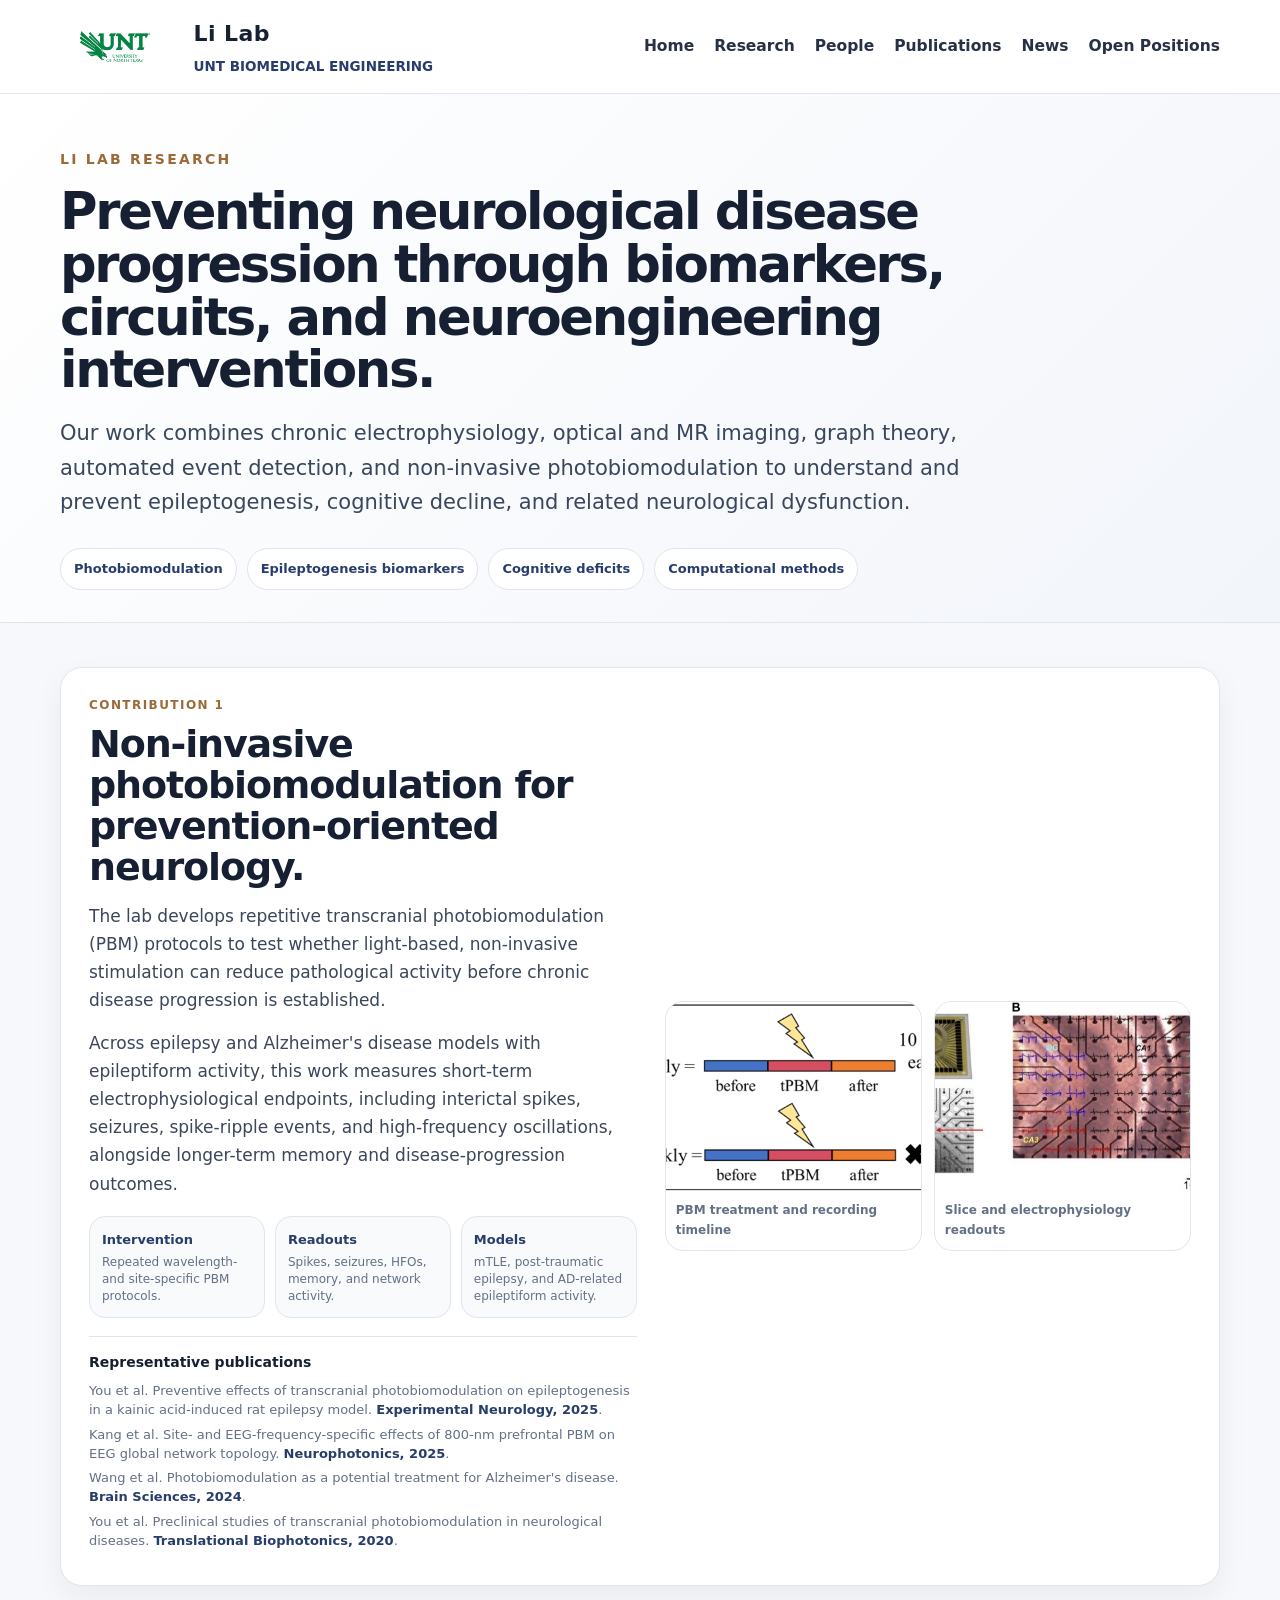
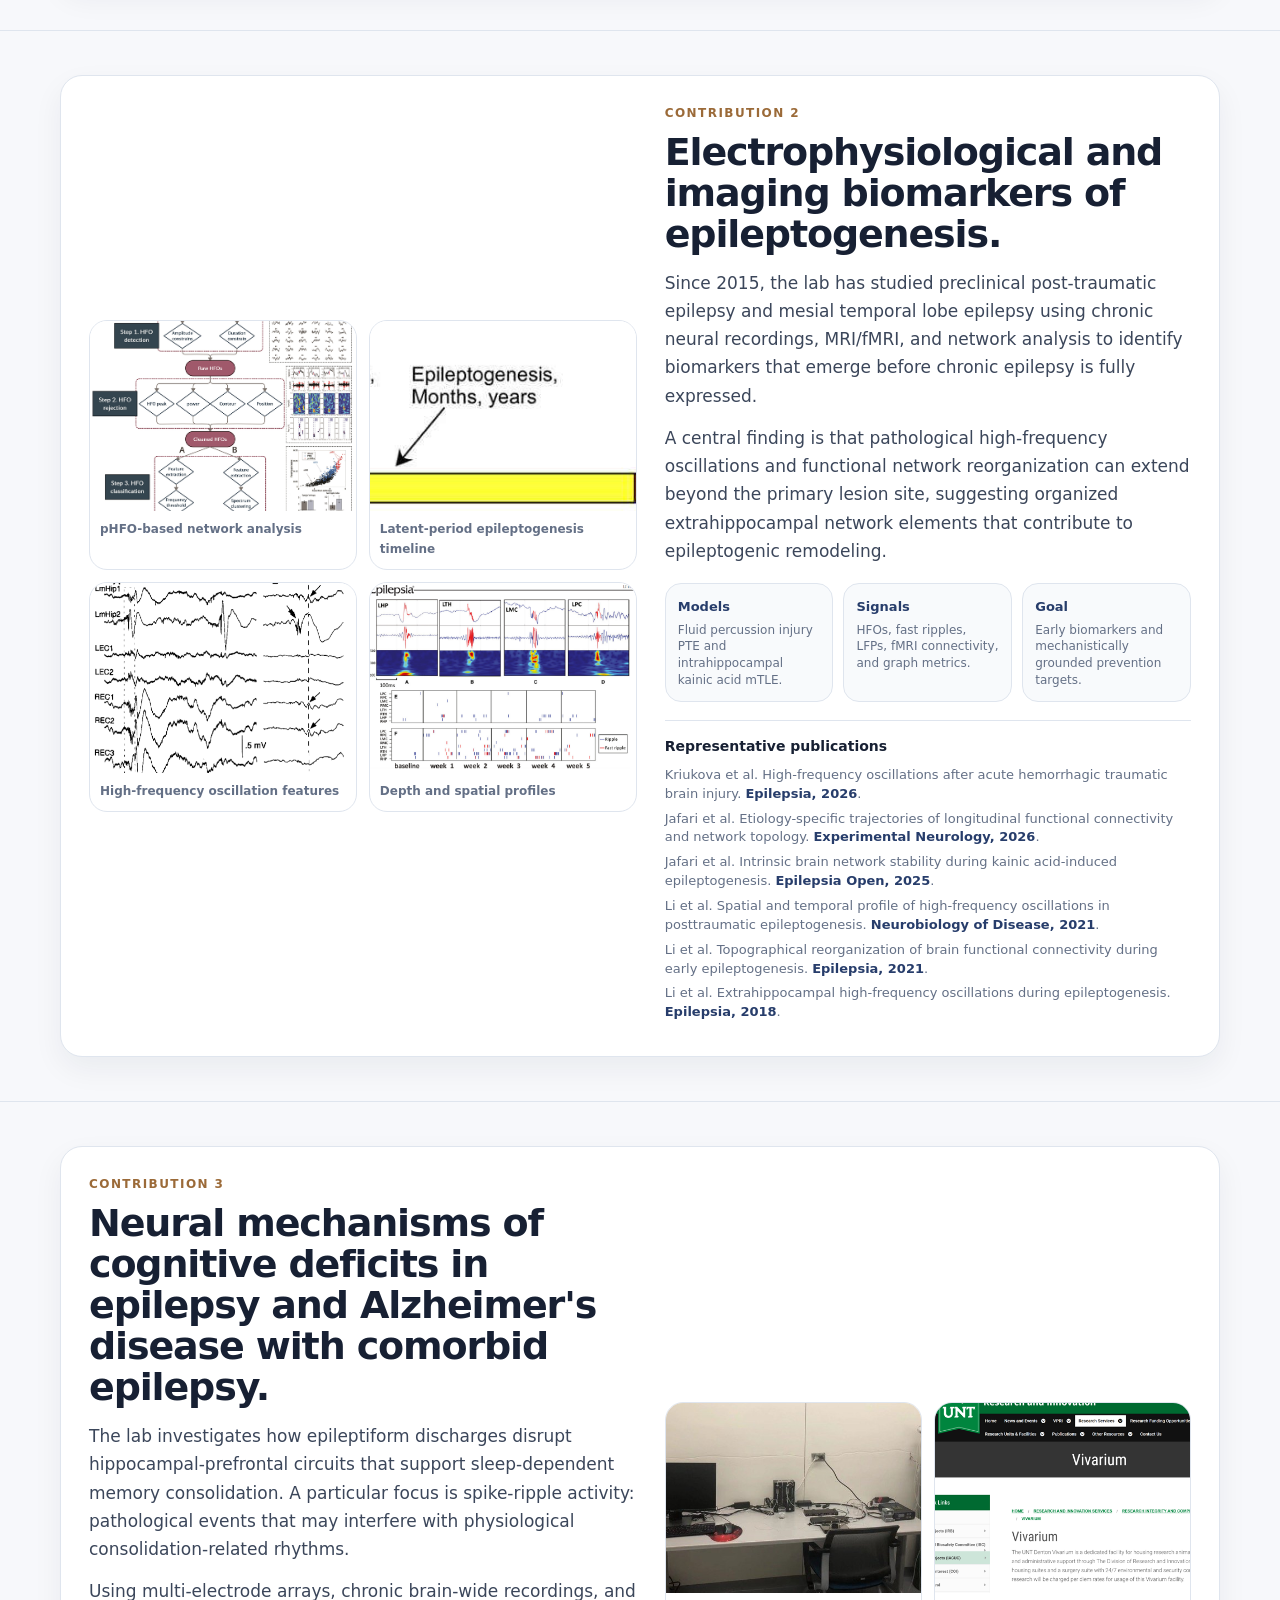
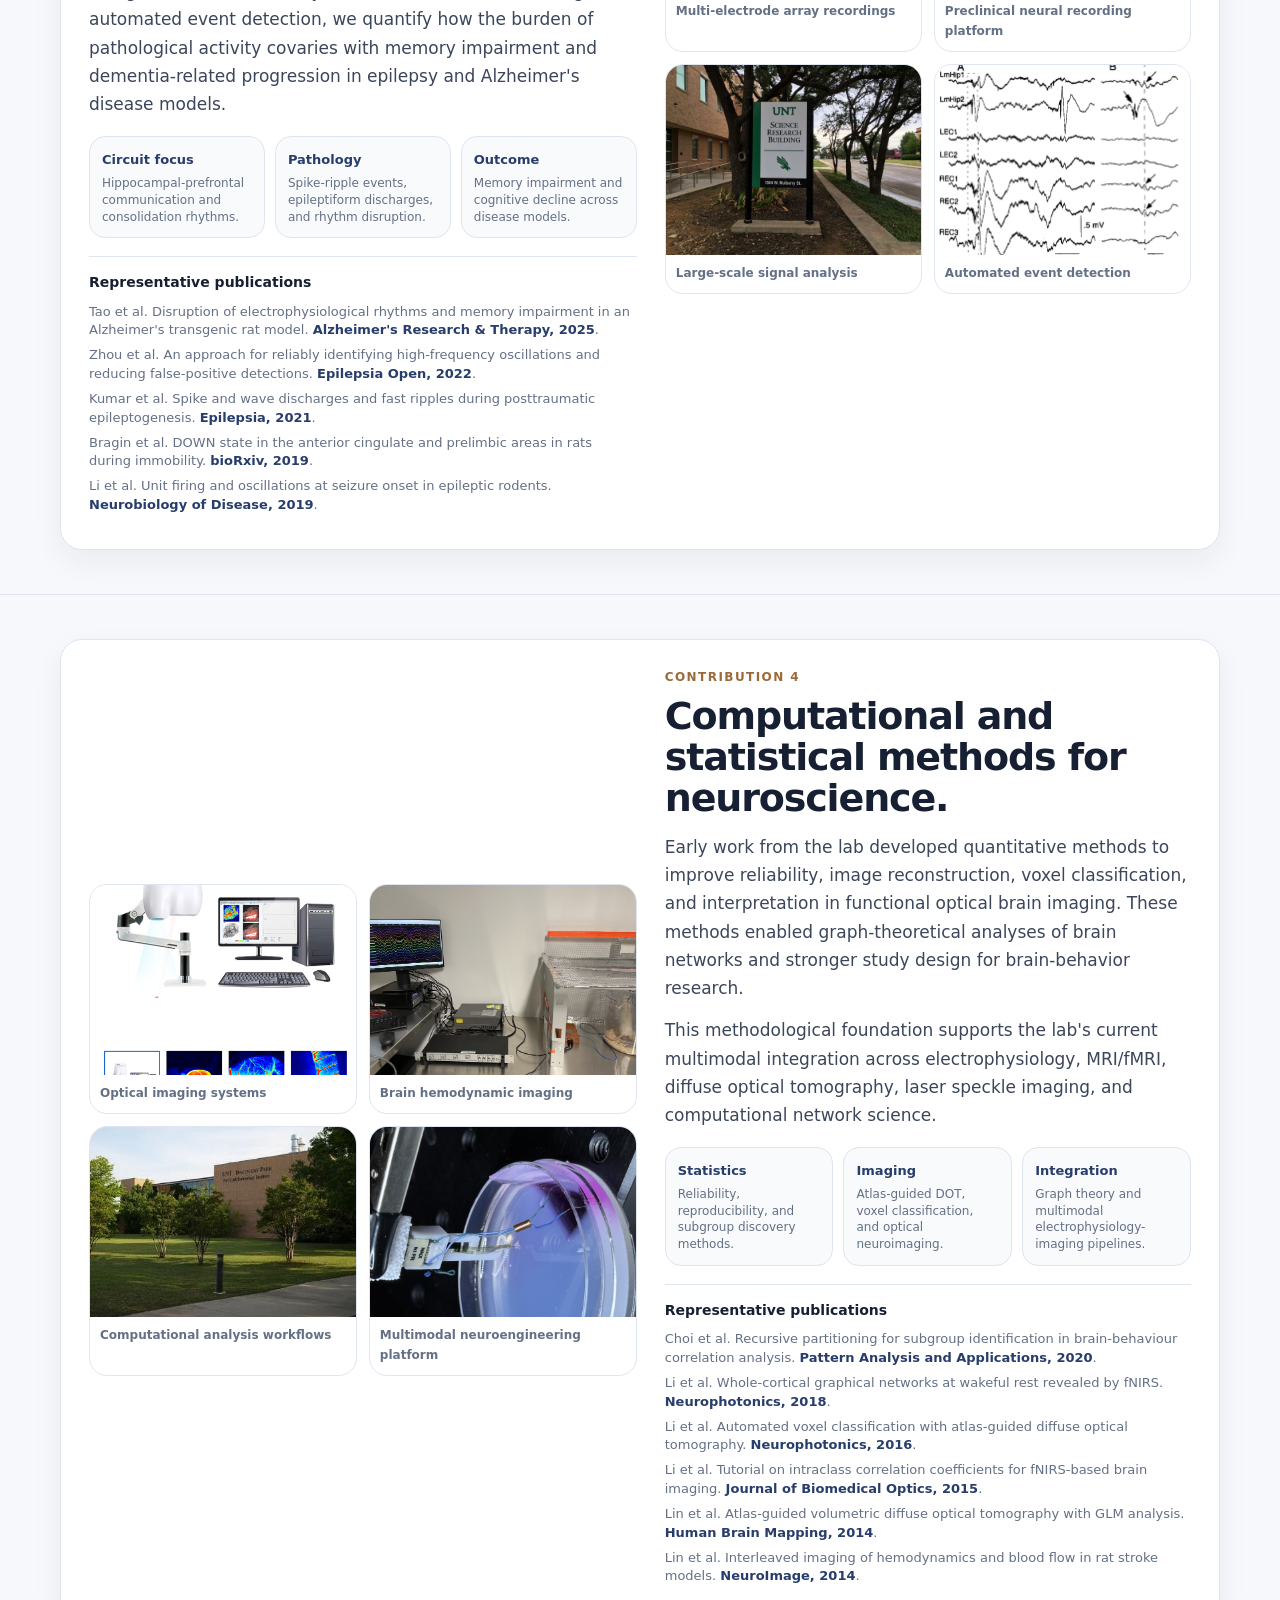
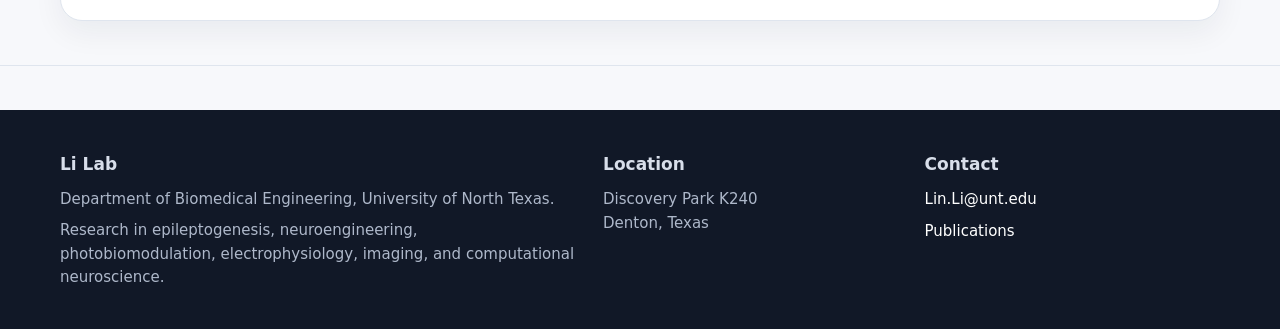
<file: research.html>
<!doctype html>
<html lang="en">
<head>
  <meta charset="utf-8"><meta name="viewport" content="width=device-width, initial-scale=1">
  <title>Research | Li Lab</title>
  <meta name="description" content="Research in the Li Lab at the University of North Texas: photobiomodulation, biomarkers of epileptogenesis, cognitive deficits in epilepsy and Alzheimer's disease, and computational neuroscience methods.">
  <link rel="canonical" href="https://li-neuroengineering-lab.github.io/research.html">
  <link rel="stylesheet" href="assets/css/styles.css">
  <style>
    .research-hero{padding:54px 0 32px;background:linear-gradient(135deg,#fff 0%,#f2f5fa 100%);border-bottom:1px solid var(--line)}
    .research-hero h1{font-size:clamp(34px,4vw,54px);max-width:940px}
    .research-hero .lead{max-width:920px}
    .research-nav{display:flex;flex-wrap:wrap;gap:10px;margin-top:24px}
    .research-nav a{border:1px solid var(--line);background:white;border-radius:999px;padding:9px 13px;font-weight:800;font-size:13px;color:var(--brand)}
    .research-section{min-height:calc(100vh - 90px);display:grid;align-items:center;padding:44px 0;border-bottom:1px solid var(--line)}
    .research-card{background:white;border:1px solid var(--line);border-radius:var(--radius);box-shadow:0 12px 30px rgba(23,32,51,.06);padding:28px}
    .research-layout{display:grid;grid-template-columns:1.02fr .98fr;gap:28px;align-items:center}
    .research-kicker{color:var(--accent);font-weight:900;text-transform:uppercase;letter-spacing:.12em;font-size:12px;margin-bottom:8px}
    .research-card h2{font-size:clamp(26px,3vw,38px);line-height:1.08;margin:0 0 14px;letter-spacing:-.03em}
    .research-card p{color:#3b465a;margin:0 0 14px}
    .figure-stack{display:grid;grid-template-columns:1fr 1fr;gap:12px}
    .figure-stack figure{margin:0;border:1px solid var(--line);border-radius:18px;overflow:hidden;background:#fff}
    .figure-stack img{width:100%;height:190px;object-fit:cover;display:block}
    .figure-stack figcaption{font-size:12px;color:var(--muted);font-weight:700;padding:9px 10px}
    .single-figure img{height:330px}
    .research-points{display:grid;grid-template-columns:repeat(3,1fr);gap:10px;margin:18px 0}
    .research-point{border:1px solid var(--line);border-radius:16px;padding:12px;background:#f8fafc}
    .research-point b{display:block;color:var(--brand);font-size:13px;margin-bottom:4px}
    .research-point span{display:block;color:var(--muted);font-size:12px;line-height:1.4}
    .citation-list{margin-top:18px;border-top:1px solid var(--line);padding-top:14px}
    .citation-list h3{font-size:14px;margin:0 0 8px;color:var(--ink)}
    .citation-list p{font-size:13px;color:var(--muted);margin:6px 0;line-height:1.45}
    .citation-list a{font-weight:800}
    @media (max-width:920px){.research-section{min-height:auto}.research-layout{grid-template-columns:1fr}.single-figure img{height:240px}.research-points{grid-template-columns:1fr}.figure-stack img{height:160px}}
    @media (max-width:560px){.research-card{padding:20px}.figure-stack{grid-template-columns:1fr}.figure-stack img{height:190px}}
  </style>
</head>
<body>
<header class="topbar">
  <div class="container nav">
    <a class="brand" href="index.html"><img src="assets/img/unt-logo.png" alt="University of North Texas"><span>Li Lab<small>Epileptogenesis · Neuroengineering · PBM</small></span></a>
    <button class="menu-toggle" aria-label="Open menu">☰</button>
    <nav class="links">
      <a href="index.html">Home</a><a href="research.html">Research</a><a href="people.html">People</a><a href="publications.html">Publications</a><a href="news.html">News</a><a href="contact.html">Open Positions</a>
    </nav>
  </div>
</header>

<main>
  <section class="research-hero">
    <div class="container">
      <div class="eyebrow">Li Lab Research</div>
      <h1>Preventing neurological disease progression through biomarkers, circuits, and neuroengineering interventions.</h1>
      <p class="lead">Our work combines chronic electrophysiology, optical and MR imaging, graph theory, automated event detection, and non-invasive photobiomodulation to understand and prevent epileptogenesis, cognitive decline, and related neurological dysfunction.</p>
      <div class="research-nav">
        <a href="#pbm">Photobiomodulation</a>
        <a href="#biomarkers">Epileptogenesis biomarkers</a>
        <a href="#cognition">Cognitive deficits</a>
        <a href="#methods">Computational methods</a>
      </div>
    </div>
  </section>

  <section class="research-section" id="pbm"><div class="container">
    <article class="research-card research-layout">
      <div>
        <div class="research-kicker">Contribution 1</div>
        <h2>Non-invasive photobiomodulation for prevention-oriented neurology.</h2>
        <p>The lab develops repetitive transcranial photobiomodulation (PBM) protocols to test whether light-based, non-invasive stimulation can reduce pathological activity before chronic disease progression is established.</p>
        <p>Across epilepsy and Alzheimer's disease models with epileptiform activity, this work measures short-term electrophysiological endpoints, including interictal spikes, seizures, spike-ripple events, and high-frequency oscillations, alongside longer-term memory and disease-progression outcomes.</p>
        <div class="research-points">
          <div class="research-point"><b>Intervention</b><span>Repeated wavelength- and site-specific PBM protocols.</span></div>
          <div class="research-point"><b>Readouts</b><span>Spikes, seizures, HFOs, memory, and network activity.</span></div>
          <div class="research-point"><b>Models</b><span>mTLE, post-traumatic epilepsy, and AD-related epileptiform activity.</span></div>
        </div>
        <div class="citation-list">
          <h3>Representative publications</h3>
          <p>You et al. Preventive effects of transcranial photobiomodulation on epileptogenesis in a kainic acid-induced rat epilepsy model. <a href="https://doi.org/10.1016/j.expneurol.2024.115005">Experimental Neurology, 2025</a>.</p>
          <p>Kang et al. Site- and EEG-frequency-specific effects of 800-nm prefrontal PBM on EEG global network topology. <a href="https://doi.org/10.1117/1.nph.12.1.015011">Neurophotonics, 2025</a>.</p>
          <p>Wang et al. Photobiomodulation as a potential treatment for Alzheimer's disease. <a href="https://doi.org/10.3390/brainsci14111064">Brain Sciences, 2024</a>.</p>
          <p>You et al. Preclinical studies of transcranial photobiomodulation in neurological diseases. <a href="https://doi.org/10.1002/tbio.202000024">Translational Biophotonics, 2020</a>.</p>
        </div>
      </div>
      <div class="figure-stack">
        <figure><img src="assets/img/pbm-timeline.png" alt="Photobiomodulation experimental timeline"><figcaption>PBM treatment and recording timeline</figcaption></figure>
        <figure><img src="assets/img/pbm-slice-data.jpg" alt="Brain slice electrophysiology data"><figcaption>Slice and electrophysiology readouts</figcaption></figure>
      </div>
    </article>
  </div></section>

  <section class="research-section" id="biomarkers"><div class="container">
    <article class="research-card research-layout">
      <div class="figure-stack">
        <figure><img src="assets/img/phfo-network.png" alt="pHFO network analysis"><figcaption>pHFO-based network analysis</figcaption></figure>
        <figure><img src="assets/img/epileptogenesis-timeline.png" alt="Epileptogenesis timeline"><figcaption>Latent-period epileptogenesis timeline</figcaption></figure>
        <figure><img src="assets/img/phfo-waveform.png" alt="High-frequency oscillation waveform"><figcaption>High-frequency oscillation features</figcaption></figure>
        <figure><img src="assets/img/phfo-voltage-depth.png" alt="Voltage depth profile"><figcaption>Depth and spatial profiles</figcaption></figure>
      </div>
      <div>
        <div class="research-kicker">Contribution 2</div>
        <h2>Electrophysiological and imaging biomarkers of epileptogenesis.</h2>
        <p>Since 2015, the lab has studied preclinical post-traumatic epilepsy and mesial temporal lobe epilepsy using chronic neural recordings, MRI/fMRI, and network analysis to identify biomarkers that emerge before chronic epilepsy is fully expressed.</p>
        <p>A central finding is that pathological high-frequency oscillations and functional network reorganization can extend beyond the primary lesion site, suggesting organized extrahippocampal network elements that contribute to epileptogenic remodeling.</p>
        <div class="research-points">
          <div class="research-point"><b>Models</b><span>Fluid percussion injury PTE and intrahippocampal kainic acid mTLE.</span></div>
          <div class="research-point"><b>Signals</b><span>HFOs, fast ripples, LFPs, fMRI connectivity, and graph metrics.</span></div>
          <div class="research-point"><b>Goal</b><span>Early biomarkers and mechanistically grounded prevention targets.</span></div>
        </div>
        <div class="citation-list">
          <h3>Representative publications</h3>
          <p>Kriukova et al. High-frequency oscillations after acute hemorrhagic traumatic brain injury. <a href="https://doi.org/10.1002/epi.70235">Epilepsia, 2026</a>.</p>
          <p>Jafari et al. Etiology-specific trajectories of longitudinal functional connectivity and network topology. <a href="https://doi.org/10.1016/j.expneurol.2026.115861">Experimental Neurology, 2026</a>.</p>
          <p>Jafari et al. Intrinsic brain network stability during kainic acid-induced epileptogenesis. <a href="https://doi.org/10.1002/epi4.70002">Epilepsia Open, 2025</a>.</p>
          <p>Li et al. Spatial and temporal profile of high-frequency oscillations in posttraumatic epileptogenesis. <a href="https://doi.org/10.1016/j.nbd.2021.105544">Neurobiology of Disease, 2021</a>.</p>
          <p>Li et al. Topographical reorganization of brain functional connectivity during early epileptogenesis. <a href="https://doi.org/10.1111/epi.16863">Epilepsia, 2021</a>.</p>
          <p>Li et al. Extrahippocampal high-frequency oscillations during epileptogenesis. <a href="https://doi.org/10.1111/epi.14041">Epilepsia, 2018</a>.</p>
        </div>
      </div>
    </article>
  </div></section>

  <section class="research-section" id="cognition"><div class="container">
    <article class="research-card research-layout">
      <div>
        <div class="research-kicker">Contribution 3</div>
        <h2>Neural mechanisms of cognitive deficits in epilepsy and Alzheimer's disease with comorbid epilepsy.</h2>
        <p>The lab investigates how epileptiform discharges disrupt hippocampal-prefrontal circuits that support sleep-dependent memory consolidation. A particular focus is spike-ripple activity: pathological events that may interfere with physiological consolidation-related rhythms.</p>
        <p>Using multi-electrode arrays, chronic brain-wide recordings, and automated event detection, we quantify how the burden of pathological activity covaries with memory impairment and dementia-related progression in epilepsy and Alzheimer's disease models.</p>
        <div class="research-points">
          <div class="research-point"><b>Circuit focus</b><span>Hippocampal-prefrontal communication and consolidation rhythms.</span></div>
          <div class="research-point"><b>Pathology</b><span>Spike-ripple events, epileptiform discharges, and rhythm disruption.</span></div>
          <div class="research-point"><b>Outcome</b><span>Memory impairment and cognitive decline across disease models.</span></div>
        </div>
        <div class="citation-list">
          <h3>Representative publications</h3>
          <p>Tao et al. Disruption of electrophysiological rhythms and memory impairment in an Alzheimer's transgenic rat model. <a href="https://doi.org/10.1186/s13195-025-01841-4">Alzheimer's Research &amp; Therapy, 2025</a>.</p>
          <p>Zhou et al. An approach for reliably identifying high-frequency oscillations and reducing false-positive detections. <a href="https://doi.org/10.1002/epi4.12647">Epilepsia Open, 2022</a>.</p>
          <p>Kumar et al. Spike and wave discharges and fast ripples during posttraumatic epileptogenesis. <a href="https://doi.org/10.1111/epi.16958">Epilepsia, 2021</a>.</p>
          <p>Bragin et al. DOWN state in the anterior cingulate and prelimbic areas in rats during immobility. <a href="https://doi.org/10.1101/847913">bioRxiv, 2019</a>.</p>
          <p>Li et al. Unit firing and oscillations at seizure onset in epileptic rodents. <a href="https://doi.org/10.1016/j.nbd.2019.03.027">Neurobiology of Disease, 2019</a>.</p>
        </div>
      </div>
      <div class="figure-stack">
        <figure><img src="assets/img/mea-system.jpg" alt="Multi-electrode array system"><figcaption>Multi-electrode array recordings</figcaption></figure>
        <figure><img src="assets/img/animal-lab-2.png" alt="Preclinical recording setup"><figcaption>Preclinical neural recording platform</figcaption></figure>
        <figure><img src="assets/img/lab-computer-2.jpg" alt="Computational analysis workstation"><figcaption>Large-scale signal analysis</figcaption></figure>
        <figure><img src="assets/img/phfo-waveform.png" alt="Spike-ripple and HFO waveform analysis"><figcaption>Automated event detection</figcaption></figure>
      </div>
    </article>
  </div></section>

  <section class="research-section" id="methods"><div class="container">
    <article class="research-card research-layout">
      <div class="figure-stack">
        <figure><img src="assets/img/laser-speckle-system.png" alt="Laser speckle imaging system"><figcaption>Optical imaging systems</figcaption></figure>
        <figure><img src="assets/img/laser-speckle-lab-2.jpg" alt="Laser speckle imaging lab setup"><figcaption>Brain hemodynamic imaging</figcaption></figure>
        <figure><img src="assets/img/lab-computer-1.jpg" alt="Computational neuroscience analysis setup"><figcaption>Computational analysis workflows</figcaption></figure>
        <figure><img src="assets/img/laser-speckle-lab-4.jpg" alt="Laboratory optical imaging equipment"><figcaption>Multimodal neuroengineering platform</figcaption></figure>
      </div>
      <div>
        <div class="research-kicker">Contribution 4</div>
        <h2>Computational and statistical methods for neuroscience.</h2>
        <p>Early work from the lab developed quantitative methods to improve reliability, image reconstruction, voxel classification, and interpretation in functional optical brain imaging. These methods enabled graph-theoretical analyses of brain networks and stronger study design for brain-behavior research.</p>
        <p>This methodological foundation supports the lab's current multimodal integration across electrophysiology, MRI/fMRI, diffuse optical tomography, laser speckle imaging, and computational network science.</p>
        <div class="research-points">
          <div class="research-point"><b>Statistics</b><span>Reliability, reproducibility, and subgroup discovery methods.</span></div>
          <div class="research-point"><b>Imaging</b><span>Atlas-guided DOT, voxel classification, and optical neuroimaging.</span></div>
          <div class="research-point"><b>Integration</b><span>Graph theory and multimodal electrophysiology-imaging pipelines.</span></div>
        </div>
        <div class="citation-list">
          <h3>Representative publications</h3>
          <p>Choi et al. Recursive partitioning for subgroup identification in brain-behaviour correlation analysis. <a href="https://doi.org/10.1007/s10044-018-00775-y">Pattern Analysis and Applications, 2020</a>.</p>
          <p>Li et al. Whole-cortical graphical networks at wakeful rest revealed by fNIRS. <a href="https://doi.org/10.1117/1.nph.5.3.035004">Neurophotonics, 2018</a>.</p>
          <p>Li et al. Automated voxel classification with atlas-guided diffuse optical tomography. <a href="https://doi.org/10.1117/1.nph.3.4.045002">Neurophotonics, 2016</a>.</p>
          <p>Li et al. Tutorial on intraclass correlation coefficients for fNIRS-based brain imaging. <a href="https://doi.org/10.1117/1.jbo.20.5.050801">Journal of Biomedical Optics, 2015</a>.</p>
          <p>Lin et al. Atlas-guided volumetric diffuse optical tomography with GLM analysis. <a href="https://doi.org/10.1002/hbm.22459">Human Brain Mapping, 2014</a>.</p>
          <p>Lin et al. Interleaved imaging of hemodynamics and blood flow in rat stroke models. <a href="https://doi.org/10.1016/j.neuroimage.2013.07.020">NeuroImage, 2014</a>.</p>
        </div>
      </div>
    </article>
  </div></section>
</main>

<footer class="footer">
  <div class="container footer-grid">
    <div><b>Li Lab</b><p>Department of Biomedical Engineering, University of North Texas.</p><p class="small">Research in epileptogenesis, neuroengineering, photobiomodulation, electrophysiology, imaging, and computational neuroscience.</p></div>
    <div><b>Location</b><p>Discovery Park K240<br>Denton, Texas</p></div>
    <div><b>Contact</b><p><a href="mailto:Lin.Li@unt.edu">Lin.Li@unt.edu</a></p><p><a href="publications.html">Publications</a></p></div>
  </div>
</footer>
<script src="assets/js/main.js"></script>
</body></html>
</file>
<file: assets/css/styles.css>
:root{
  --bg:#f7f8fb; --panel:#ffffff; --ink:#172033; --muted:#647086; --line:#dfe5ee;
  --brand:#273d6b; --brand2:#5b78b5; --accent:#9b6a38; --soft:#e9eef8;
  --radius:22px; --shadow:0 18px 45px rgba(23,32,51,.10);
}
*{box-sizing:border-box} html{scroll-behavior:smooth;font-size:17px}
body{margin:0;font-family:Inter,ui-sans-serif,system-ui,-apple-system,BlinkMacSystemFont,"Segoe UI",sans-serif;color:var(--ink);background:var(--bg);font-size:1rem;line-height:1.66}
a{color:var(--brand);text-decoration:none} a:hover{text-decoration:underline}
.container{width:min(1160px,92vw);margin:0 auto}.narrow{width:min(900px,92vw);margin:0 auto}
.topbar{position:sticky;top:0;z-index:50;background:rgba(255,255,255,.94);backdrop-filter:blur(14px);border-bottom:1px solid var(--line)}
.nav{display:flex;align-items:center;justify-content:space-between;gap:26px;padding:16px 0}.brand{display:flex;align-items:center;gap:14px;font-weight:900;letter-spacing:.02em;color:var(--ink);font-size:22px}
.brand img{height:52px;width:auto}.brand span small{display:block;font-weight:800;color:var(--brand);font-size:0;letter-spacing:.03em;text-transform:uppercase;margin-top:2px}
.brand span small::after{content:"UNT Biomedical Engineering";font-size:13.5px}
.links{display:flex;align-items:center;gap:20px;font-weight:750;font-size:15.5px}.links a{color:#273044}.menu-toggle{display:none;border:1px solid var(--line);background:white;padding:10px 12px;border-radius:12px;font-size:18px}
.hero{padding:76px 0 56px;background:linear-gradient(135deg,#fff 0%,#f0f4fb 60%,#e8eef9 100%)}
.hero-grid{display:grid;grid-template-columns:1.08fr .92fr;gap:38px;align-items:center}.eyebrow{text-transform:uppercase;letter-spacing:.16em;color:var(--accent);font-size:14px;font-weight:900;margin-bottom:14px}
h1{font-size:clamp(42px,5.3vw,70px);line-height:1.03;margin:0 0 20px;letter-spacing:-.045em} .lead{font-size:21px;color:#39465c;margin:0 0 28px;max-width:790px;line-height:1.65}
.cta-row{display:flex;gap:14px;flex-wrap:wrap}.btn{display:inline-flex;align-items:center;justify-content:center;border-radius:999px;padding:13px 20px;border:1px solid var(--brand);font-weight:900;font-size:16px}.btn.primary{background:var(--brand);color:white}.btn.secondary{background:white;color:var(--brand)}
.hero-card{background:var(--panel);border:1px solid var(--line);border-radius:var(--radius);box-shadow:var(--shadow);overflow:hidden}.hero-card img{width:100%;height:340px;object-fit:cover;display:block}.hero-card .caption{padding:20px;color:var(--muted);font-size:15.5px}
.stats{display:grid;grid-template-columns:repeat(3,1fr);gap:16px;margin-top:28px}.stat{background:rgba(255,255,255,.76);border:1px solid var(--line);padding:18px;border-radius:18px}.stat b{font-size:27px;color:var(--brand);display:block}.stat span{font-size:14px;color:var(--muted);font-weight:750}
.section{padding:70px 0}.section-title{display:flex;justify-content:space-between;align-items:end;gap:22px;margin-bottom:30px}.section-title h2{font-size:clamp(32px,3.3vw,46px);line-height:1.08;margin:0;letter-spacing:-.03em}.section-title p{max-width:680px;color:var(--muted);margin:0;font-size:17px;line-height:1.65}
.cards{display:grid;grid-template-columns:repeat(3,1fr);gap:20px}.card{background:var(--panel);border:1px solid var(--line);border-radius:var(--radius);padding:26px;box-shadow:0 10px 24px rgba(23,32,51,.05)}.card h3{margin:0 0 10px;font-size:23px}.card p{color:var(--muted);margin:0 0 14px;font-size:16px}.tag{display:inline-block;background:var(--soft);color:var(--brand);font-weight:900;font-size:13px;border-radius:999px;padding:6px 11px;margin:0 6px 7px 0}
.gallery{display:grid;grid-template-columns:repeat(4,1fr);gap:16px}.gallery figure{margin:0;background:white;border:1px solid var(--line);border-radius:18px;overflow:hidden}.gallery img{width:100%;height:170px;object-fit:cover;display:block}.gallery figcaption{font-size:14px;color:var(--muted);padding:11px 13px;font-weight:750}
.people-grid{display:grid;grid-template-columns:repeat(4,1fr);gap:20px}.person{background:white;border:1px solid var(--line);border-radius:20px;padding:18px}.person img,.avatar{width:100%;aspect-ratio:1/1;object-fit:cover;border-radius:16px;background:linear-gradient(135deg,var(--soft),#fff);display:flex;align-items:center;justify-content:center;font-size:42px;font-weight:950;color:var(--brand)}.person h3{font-size:20px;margin:13px 0 2px}.person p{margin:0;color:var(--muted);font-size:15px}.role{font-weight:900;color:var(--accent)!important;text-transform:uppercase;letter-spacing:.08em;font-size:13px!important;margin-top:8px!important}
.alumni-title{margin-top:64px}
.split.pi-profile{grid-template-columns:280px minmax(0,1fr);align-items:center}
@media(max-width:880px){.split.pi-profile{grid-template-columns:minmax(0,1fr)}}
.recruitment-container{width:min(960px,92vw)}
.recruitment-container>.section-title{display:block}.recruitment-container>.section-title p{margin-top:14px}
.recruitment-grid{display:grid;grid-template-columns:minmax(0,1fr);gap:28px}
.recruitment-card{display:flex;flex-direction:column;border-top:5px solid var(--brand);box-shadow:0 10px 24px rgba(23,32,51,.05)}
.recruitment-label{color:var(--accent);font-weight:900;font-size:13px;letter-spacing:.06em;text-transform:uppercase;margin-bottom:16px}
.recruitment-card h2{line-height:1.2;margin-bottom:8px}.recruitment-card h3{font-size:19px;margin:20px 0 6px}.recruitment-card p{margin:0 0 12px}.recruitment-intro{color:var(--muted)}
.recruitment-details{border-top:1px solid var(--line);padding:16px 0 24px;margin-top:12px}.recruitment-details summary{cursor:pointer;color:var(--brand);font-weight:800}.recruitment-details[open] summary{margin-bottom:16px}.recruitment-card>.cta-row{margin-top:auto;padding-top:8px}
.recruitment-paused{border-top-color:var(--line);box-shadow:none}.recruitment-paused .recruitment-label{color:var(--muted)}
summary:focus-visible,.btn:focus-visible{outline:3px solid var(--accent);outline-offset:4px}
@media(max-width:880px){.recruitment-grid{grid-template-columns:1fr}}
.split{display:grid;grid-template-columns:1fr 1fr;gap:28px;align-items:start}.panel{background:white;border:1px solid var(--line);border-radius:var(--radius);padding:30px}.panel h2,.panel h3{margin-top:0}.panel h2{font-size:30px}.panel h3{font-size:23px}.panel p{font-size:16px}.list{padding-left:20px;color:var(--muted);font-size:16px}.pub{padding:18px 0;border-bottom:1px solid var(--line)}.pub:last-child{border-bottom:none}.pub b{display:block;font-size:16.5px;line-height:1.55}.pub span{display:block;color:var(--muted);font-size:15px;margin-top:5px;line-height:1.55}
.news-item{display:grid;grid-template-columns:130px 1fr;gap:20px;padding:20px 0;border-bottom:1px solid var(--line)}.date{font-weight:950;color:var(--accent);font-size:16px}
.footer{background:#111827;color:#d8deea;padding:40px 0;margin-top:44px}.footer-grid{display:grid;grid-template-columns:1.4fr .8fr .8fr;gap:26px}.footer a{color:#fff}.footer p{color:#aeb8ca;margin:8px 0 0;font-size:15px}.small{font-size:14px;color:var(--muted);line-height:1.55}
@media (max-width:880px){.hero-grid,.split{grid-template-columns:1fr}.cards,.people-grid{grid-template-columns:repeat(2,1fr)}.gallery{grid-template-columns:repeat(2,1fr)}.links{display:none;position:absolute;left:4vw;right:4vw;top:82px;background:white;border:1px solid var(--line);border-radius:18px;padding:18px;box-shadow:var(--shadow);flex-direction:column;align-items:flex-start}.links.open{display:flex}.menu-toggle{display:block}.stats{grid-template-columns:1fr}.footer-grid{grid-template-columns:1fr}.brand img{height:46px}.brand{font-size:20px}.brand span small{font-size:12.5px}}
@media (max-width:560px){html{font-size:16px}.cards,.people-grid,.gallery{grid-template-columns:1fr}.news-item{grid-template-columns:1fr}.hero-card img{height:240px}.section-title{display:block}.section-title p{margin-top:10px}.brand img{height:42px}.brand{gap:10px}.brand span small{font-size:11.5px}.links{top:76px}}
</file>
